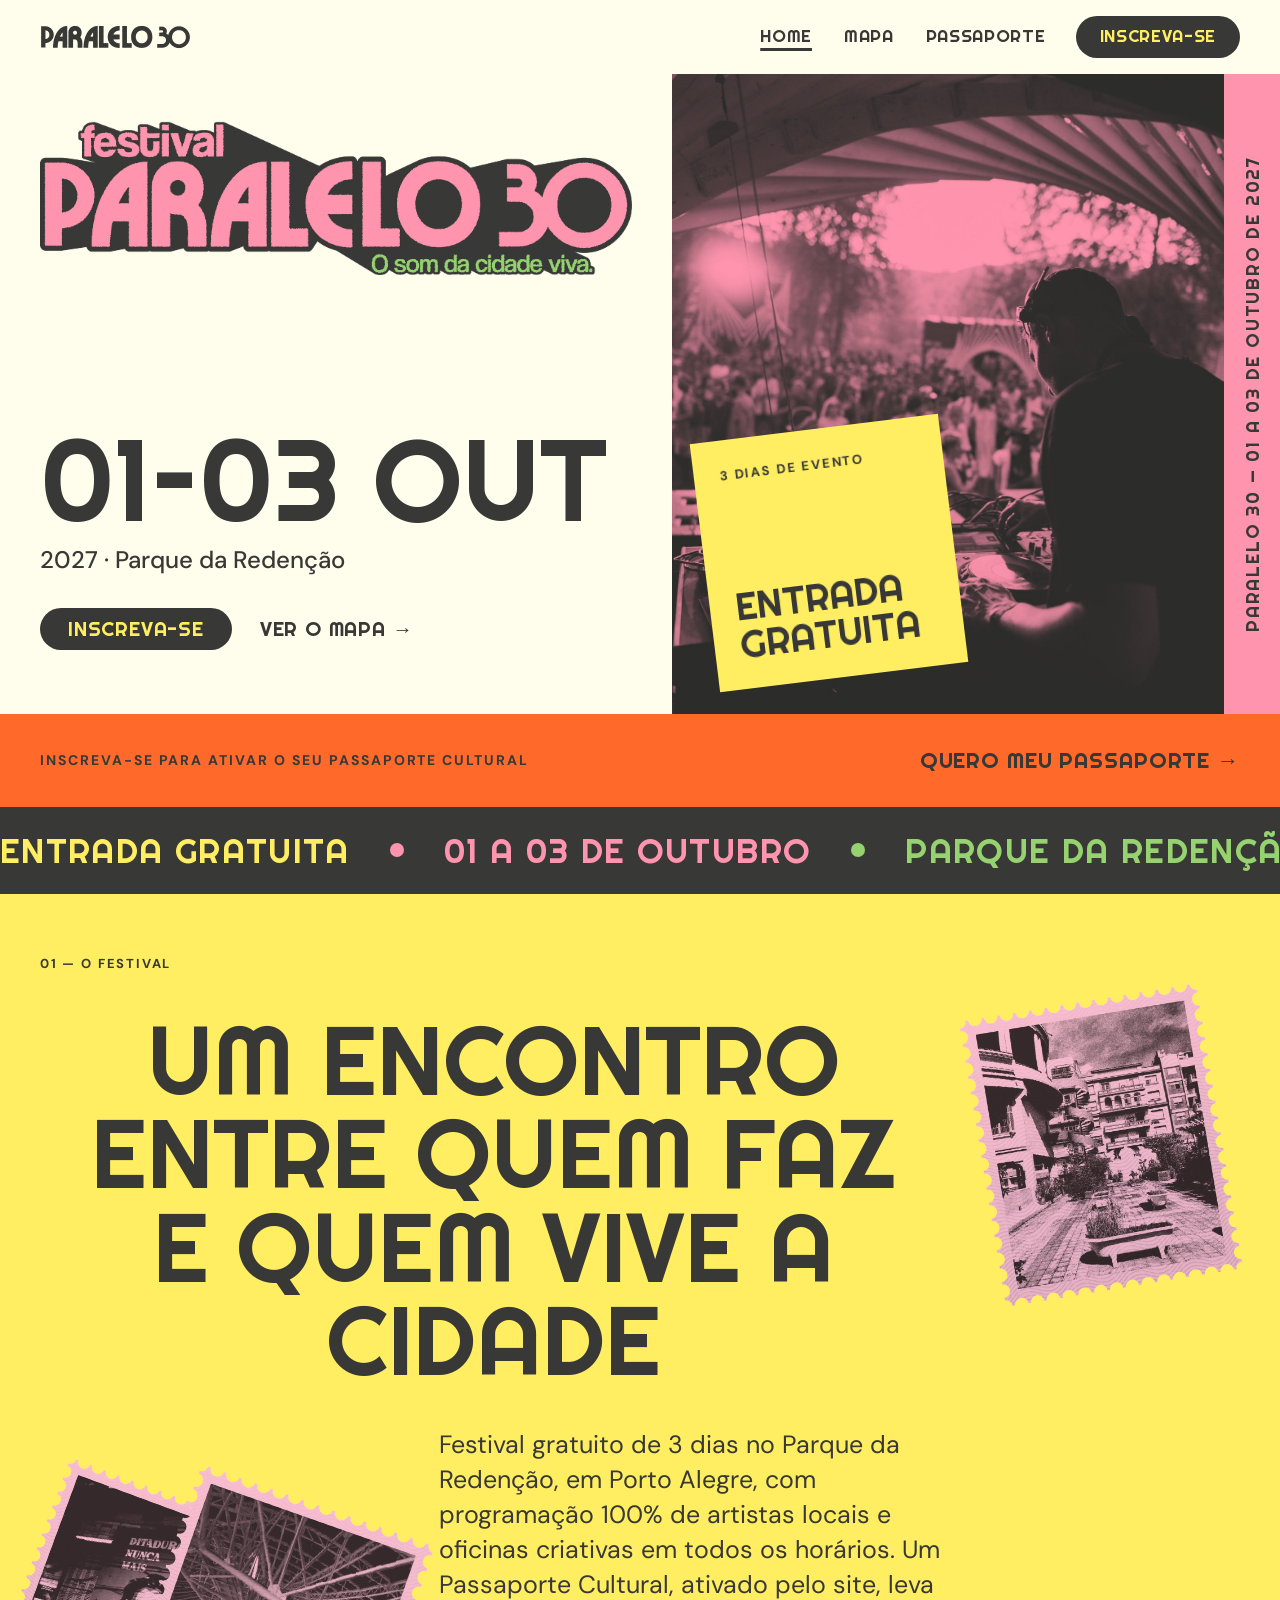
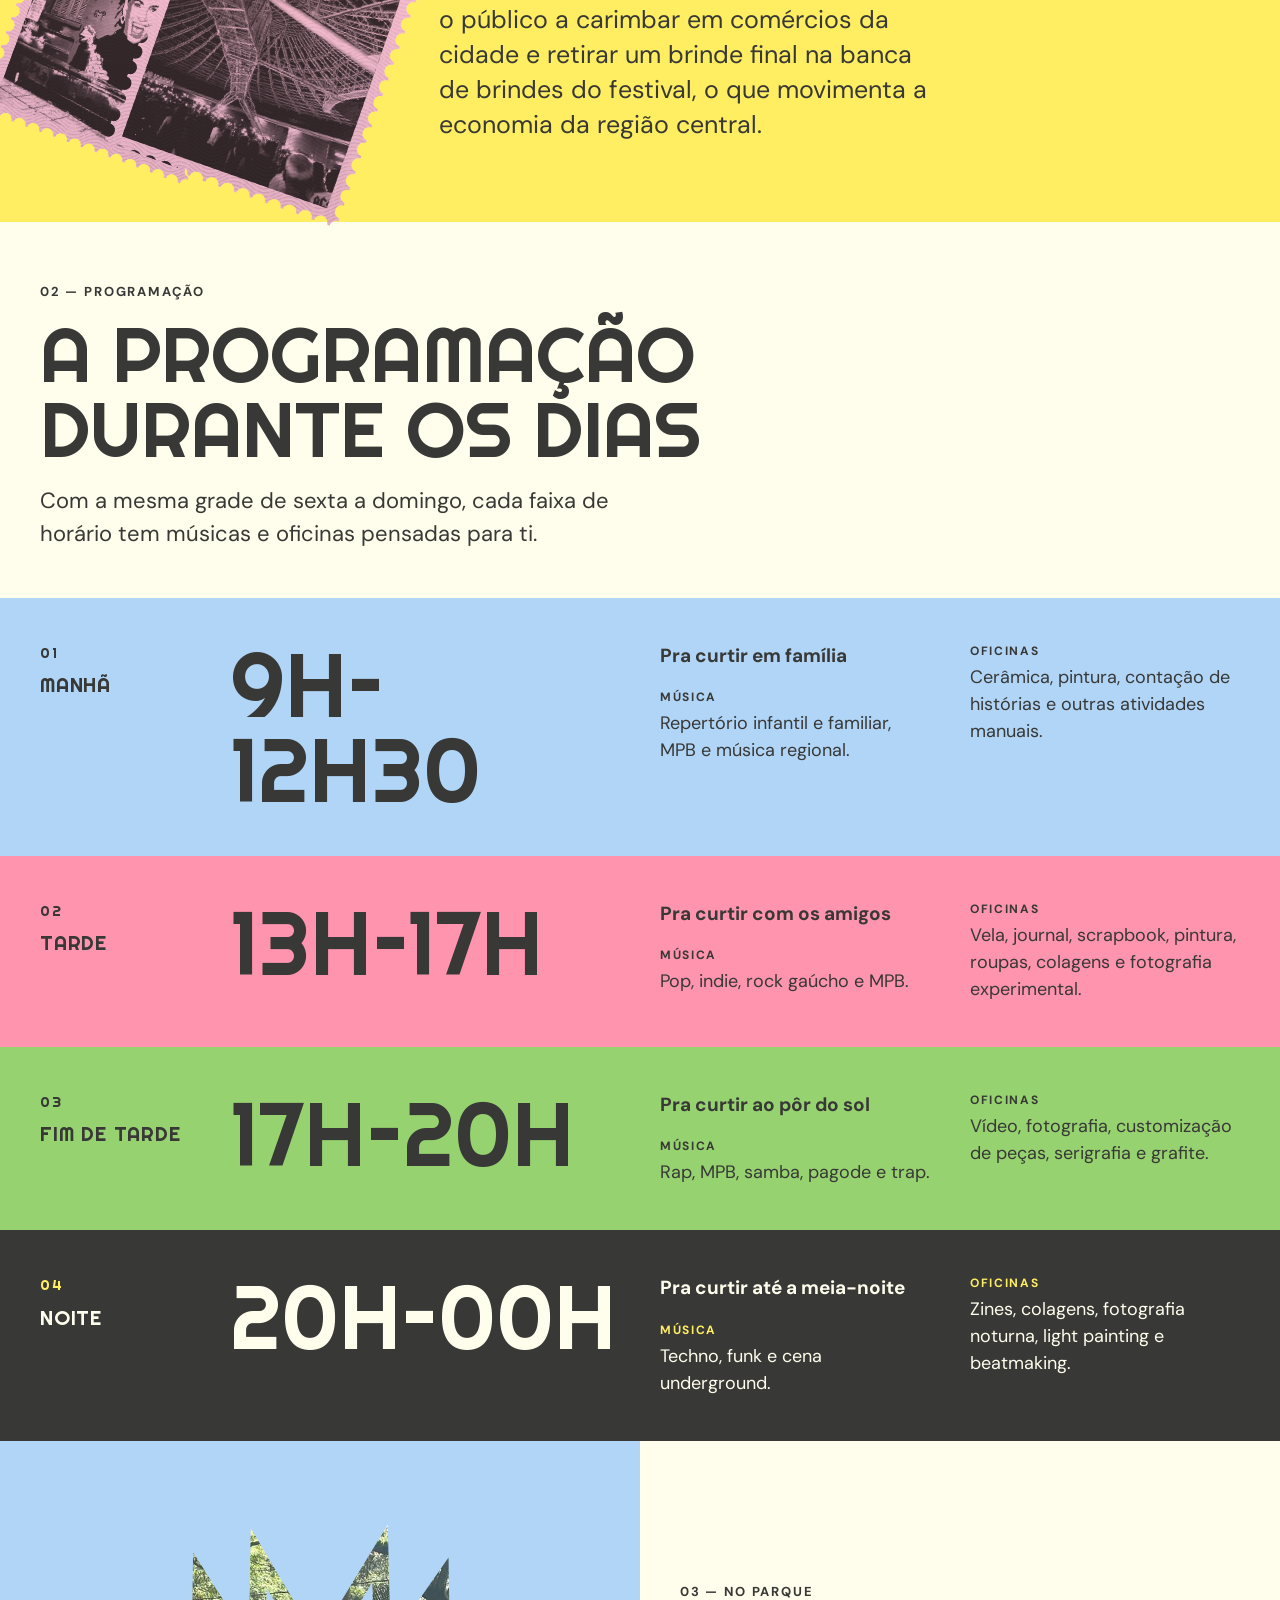
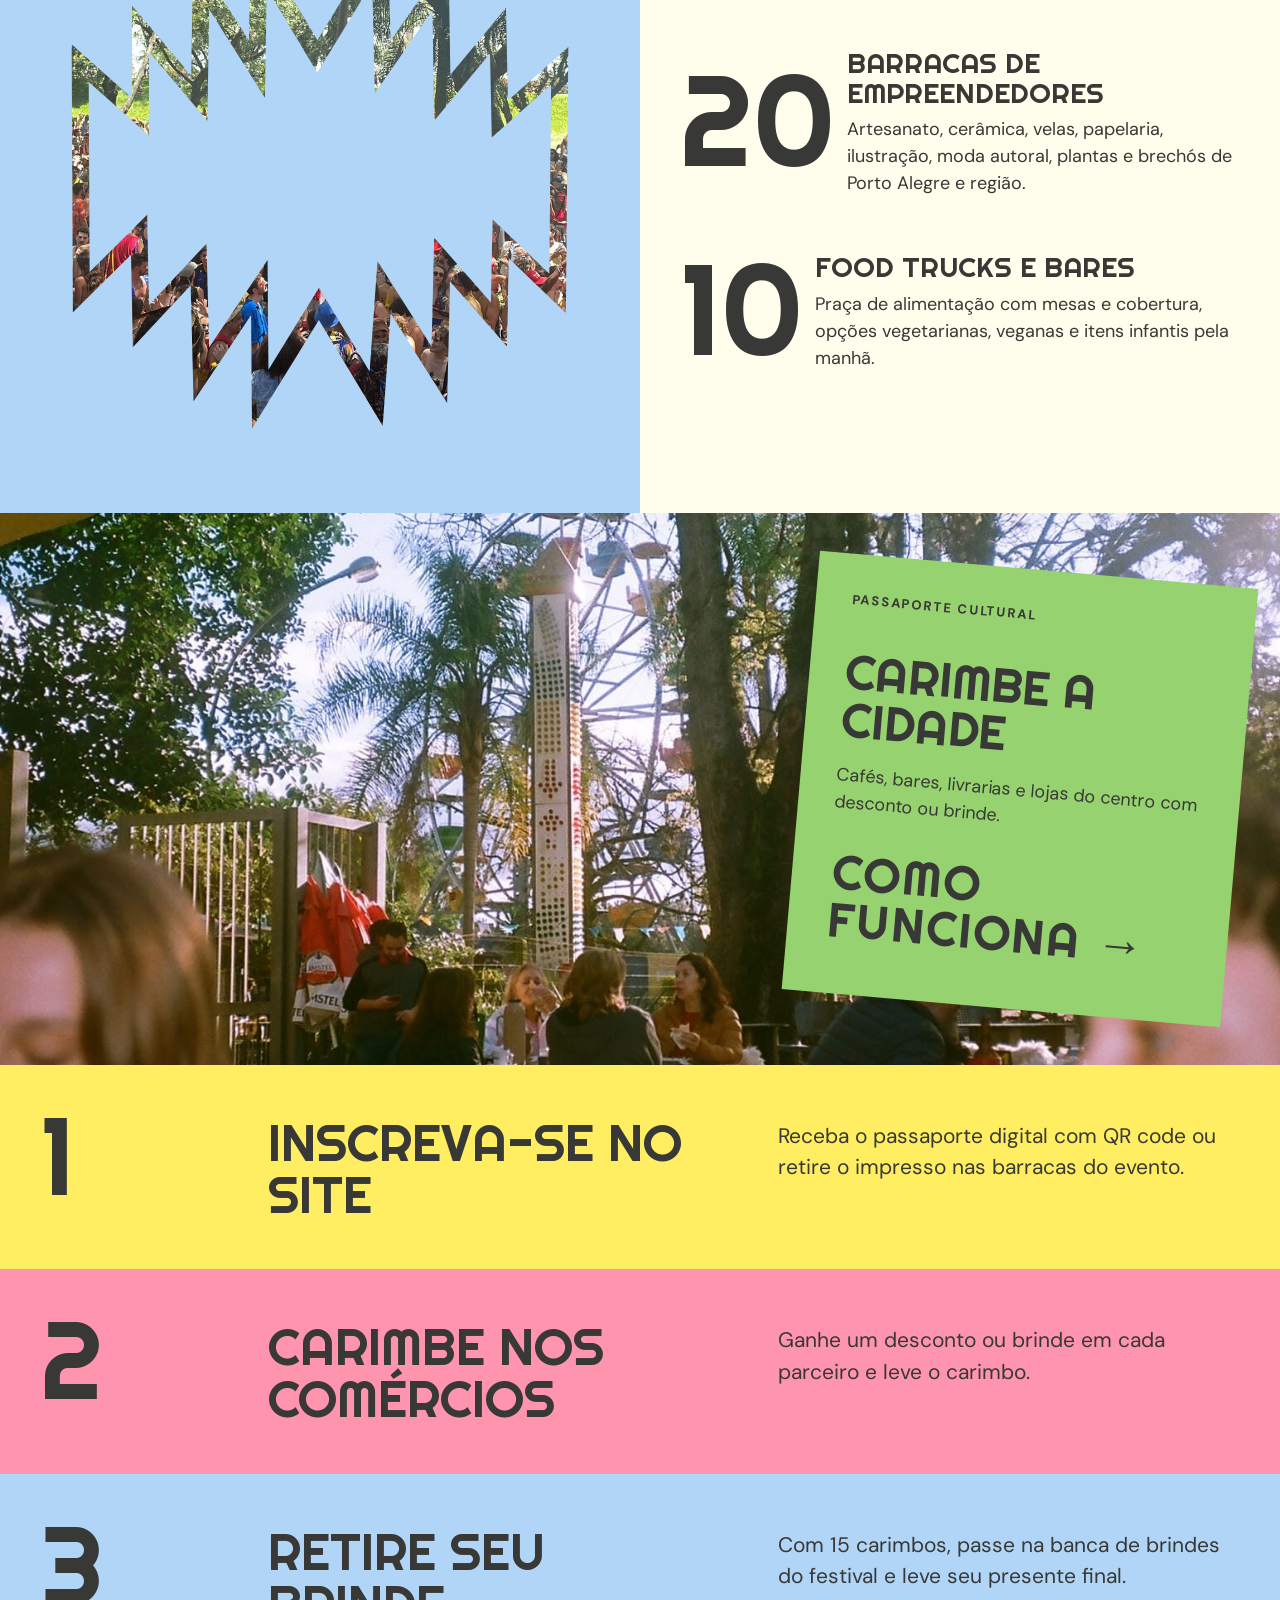
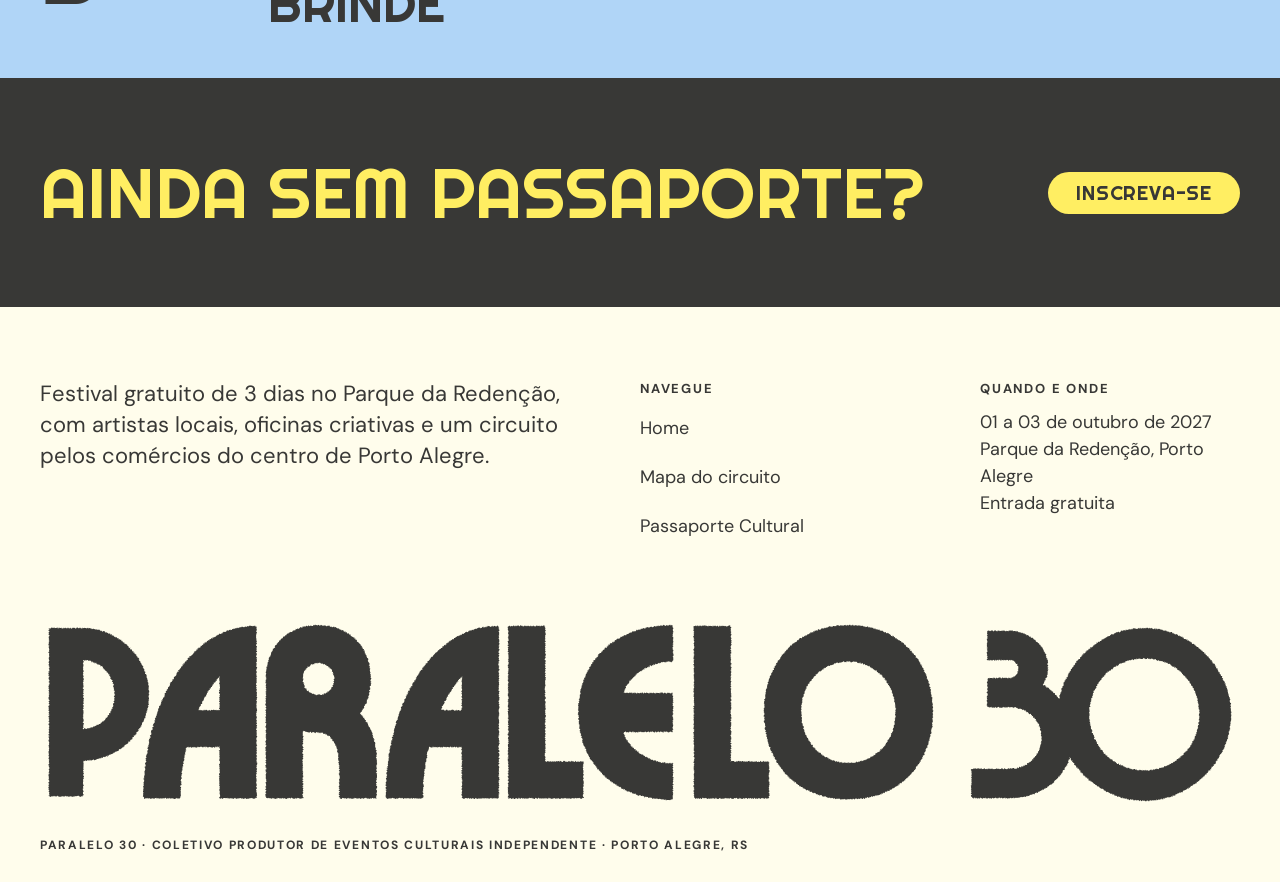
<file: index.html>
<!doctype html>
<html lang="pt-BR">
<head>
<meta charset="utf-8">
<meta name="viewport" content="width=device-width, initial-scale=1">
<title>Paralelo 30 · Festival cultural em Porto Alegre</title>
<meta name="description" content="Paralelo 30: festival cultural gratuito de 3 dias no Parque da Redenção, Porto Alegre, 01 a 03 de outubro de 2027.">
<link rel="stylesheet" href="style.css">
</head>
<body>
<header class="top"><div class="top-in">
<a class="logo" href="index.html" aria-label="Paralelo 30, página inicial"><img src="assets/logo-dark.svg" alt="Paralelo 30"></a>
<button class="menu-btn" type="button" aria-expanded="false" aria-controls="menu" aria-label="Abrir menu"><span></span><span></span><span></span></button><nav id="menu" aria-label="Principal"><a class="tab rt on" href="index.html" aria-current="page">Home</a><a class="tab rt" href="mapa.html">Mapa</a><a class="tab rt" href="passaporte.html">Passaporte</a><a class="btn dark rt" href="passaporte.html#inscricao">Inscreva-se</a></nav>
</div></header>
<main>
<section class="hero">
<div class="hero-l">
<img class="logo-hero in" src="assets/hero-logo.png" alt="Festival Paralelo 30. O som da cidade viva.">
<div class="col">
<div><p class="date rt wipe d1">01–03 out</p><p class="where in d2">2027 · Parque da Redenção</p></div>
<div class="btns in d3"><a class="btn dark rt" href="passaporte.html#inscricao">Inscreva-se</a><a class="lnk rt" href="mapa.html">Ver o mapa →</a></div>
</div>
</div>
<div class="hero-r">
<img src="assets/dj.jpg" alt="DJ em silhueta atrás da mesa, olhando para o público ao ar livre">
<div class="sq"><p class="eyebrow">3 dias de evento</p><p class="rt">Entrada gratuita</p></div>
</div>
<div class="vstrip" style="background:#FF94AE"><span class="rt vtext">Paralelo 30 — 01 a 03 de outubro de 2027</span></div>
</section>
<section class="strip-o"><div class="wrap"><p class="eyebrow">Inscreva-se para ativar o seu passaporte cultural</p><a class="rt lnk" href="passaporte.html#inscricao">Quero meu passaporte →</a></div></section>
<section class="mq-box" aria-label="Resumo do festival"><div class="mq"><div class="mq-g"><span class="t rt" style="color:#FFEE62">Entrada gratuita</span><i style="background:#FF94AE"></i><span class="t rt" style="color:#FF94AE">01 a 03 de outubro</span><i style="background:#96D26F"></i><span class="t rt" style="color:#96D26F">Parque da Redenção</span><i style="background:#B0D5F7"></i><span class="t rt" style="color:#B0D5F7">Artistas locais</span><i style="background:#FFEE62"></i><span class="t rt" style="color:#FFFDEC">Passaporte Cultural</span><i style="background:#FF6A2B"></i></div><div class="mq-g" aria-hidden="true"><span class="t rt" style="color:#FFEE62">Entrada gratuita</span><i style="background:#FF94AE"></i><span class="t rt" style="color:#FF94AE">01 a 03 de outubro</span><i style="background:#96D26F"></i><span class="t rt" style="color:#96D26F">Parque da Redenção</span><i style="background:#B0D5F7"></i><span class="t rt" style="color:#B0D5F7">Artistas locais</span><i style="background:#FFEE62"></i><span class="t rt" style="color:#FFFDEC">Passaporte Cultural</span><i style="background:#FF6A2B"></i></div></div></section>
<section class="s01">
<img class="st mural pop" src="assets/stamp-mural.webp" alt="Selo postal rosa com foto em preto e rosa de um mural com o rosto de uma mulher sorrindo e a frase Ditadura nunca mais">
<img class="st estrutura pop" src="assets/stamp-estrutura.webp" alt="Selo postal rosa com foto em preto e rosa da estrutura metálica de um telhado sobre o público">
<img class="st patio pop" src="assets/stamp-patio.webp" alt="Selo postal rosa com foto em preto e rosa de um pátio com banheiras de plantas e prédios ao fundo">
<div class="wrap">
<p class="eyebrow">01 — O festival</p>
<h2 class="rt">Um encontro entre quem faz <br> e quem vive a cidade</h2>
<p class="txt">Festival gratuito de 3 dias no Parque da Redenção, em Porto Alegre, com programação 100% de artistas locais e oficinas criativas em todos os horários. Um Passaporte Cultural, ativado pelo site, leva o público a carimbar em comércios da cidade e retirar um brinde final na banca de brindes do festival, o que movimenta a economia da região central.</p>
</div>
</section>
<section class="prog-h"><p class="eyebrow">02 — Programação</p><h2 class="rt h-xl" style="max-width:980px">A programação durante os dias</h2><p class="lead">Com a mesma grade de sexta a domingo, cada faixa de horário tem músicas e oficinas pensadas para ti.</p></section>
<article style="background:#B0D5F7;color:#383836"><div class="row">
<div class="n"><p class="rt num" style="color:#383836">01</p><p class="rt lbl">Manhã</p></div>
<h3 class="rt">9h–12h30</h3>
<div class="c1"><p class="who">Pra curtir em família</p><div><p class="k" style="color:#383836">Música</p><p class="v">Repertório infantil e familiar, MPB e música regional.</p></div></div>
<div class="c2"><p class="k" style="color:#383836">Oficinas</p><p class="v">Cerâmica, pintura, contação de histórias e outras atividades manuais.</p></div>
</div></article>
<article style="background:#FF94AE;color:#383836"><div class="row">
<div class="n"><p class="rt num" style="color:#383836">02</p><p class="rt lbl">Tarde</p></div>
<h3 class="rt">13h–17h</h3>
<div class="c1"><p class="who">Pra curtir com os amigos</p><div><p class="k" style="color:#383836">Música</p><p class="v">Pop, indie, rock gaúcho e MPB.</p></div></div>
<div class="c2"><p class="k" style="color:#383836">Oficinas</p><p class="v">Vela, journal, scrapbook, pintura, roupas, colagens e fotografia experimental.</p></div>
</div></article>
<article style="background:#96D26F;color:#383836"><div class="row">
<div class="n"><p class="rt num" style="color:#383836">03</p><p class="rt lbl">Fim de tarde</p></div>
<h3 class="rt">17h–20h</h3>
<div class="c1"><p class="who">Pra curtir ao pôr do sol</p><div><p class="k" style="color:#383836">Música</p><p class="v">Rap, MPB, samba, pagode e trap.</p></div></div>
<div class="c2"><p class="k" style="color:#383836">Oficinas</p><p class="v">Vídeo, fotografia, customização de peças, serigrafia e grafite.</p></div>
</div></article>
<article style="background:#383836;color:#FFFDEC"><div class="row">
<div class="n"><p class="rt num" style="color:#FFEE62">04</p><p class="rt lbl">Noite</p></div>
<h3 class="rt">20h–00h</h3>
<div class="c1"><p class="who">Pra curtir até a meia-noite</p><div><p class="k" style="color:#FFEE62">Música</p><p class="v">Techno, funk e cena underground.</p></div></div>
<div class="c2"><p class="k" style="color:#FFEE62">Oficinas</p><p class="v">Zines, colagens, fotografia noturna, light painting e beatmaking.</p></div>
</div></article>
<section class="parque">
<div class="l"><div class="mask"><img src="assets/crowd.jpg" alt="Multidão reunida sob as árvores de um parque em dia de sol"></div></div>
<div class="r"><p class="eyebrow">03 — No parque</p>
<div class="stats">
<div class="stat"><p class="big rt">20</p><div class="t"><p class="rt">Barracas de empreendedores</p><p>Artesanato, cerâmica, velas, papelaria, ilustração, moda autoral, plantas e brechós de Porto Alegre e região.</p></div></div>
<div class="stat"><p class="big rt">10</p><div class="t"><p class="rt">Food trucks e bares</p><p>Praça de alimentação com mesas e cobertura, opções vegetarianas, veganas e itens infantis pela manhã.</p></div></div>
</div></div>
</section>
<section class="banner">
<img src="assets/cafe.jpg" alt="Mesas ao ar livre sob árvores, com uma roda-gigante ao fundo">
<div class="card"><p class="eyebrow">Passaporte Cultural</p><div class="body"><p class="rt">Carimbe a cidade</p><p>Cafés, bares, livrarias e lojas do centro com desconto ou brinde.</p><a class="lnk rt" href="passaporte.html">Como funciona →</a></div></div>
</section>
<article class="step" style="background:#FFEE62"><div class="in-w"><p class="no rt">1</p><h3 class="rt">Inscreva-se no site</h3><p class="d">Receba o passaporte digital com QR code ou retire o impresso nas barracas do evento.</p></div></article>
<article class="step" style="background:#FF94AE"><div class="in-w"><p class="no rt">2</p><h3 class="rt">Carimbe nos comércios</h3><p class="d">Ganhe um desconto ou brinde em cada parceiro e leve o carimbo.</p></div></article>
<article class="step" style="background:#B0D5F7"><div class="in-w"><p class="no rt">3</p><h3 class="rt">Retire seu brinde</h3><p class="d">Com 15 carimbos, passe na banca de brindes do festival e leve seu presente final.</p></div></article>
<section class="cta"><h2 class="rt">Ainda sem passaporte?</h2><a class="btn yellow rt" href="passaporte.html#inscricao">Inscreva-se</a></section>
</main>
<footer class="foot">
<div class="foot-top">
<p class="about">Festival gratuito de 3 dias no Parque da Redenção, com artistas locais, oficinas criativas e um circuito pelos comércios do centro de Porto Alegre.</p>
<div class="col"><p class="eyebrow">Navegue</p><a href="index.html">Home</a><a href="mapa.html">Mapa do circuito</a><a href="passaporte.html">Passaporte Cultural</a></div>
<div class="col"><p class="eyebrow">Quando e onde</p><p>01 a 03 de outubro de 2027<br>Parque da Redenção, Porto Alegre<br>Entrada gratuita</p></div>
</div>
<div class="foot-logo"><img src="assets/logo-dark.svg" alt="Paralelo 30"></div>
<div class="foot-bot"><p class="eyebrow">Paralelo 30 · coletivo produtor de eventos culturais independente · Porto Alegre, RS</p></div>
</footer>
<script src="app.js"></script>
</body>
</html>
</file>
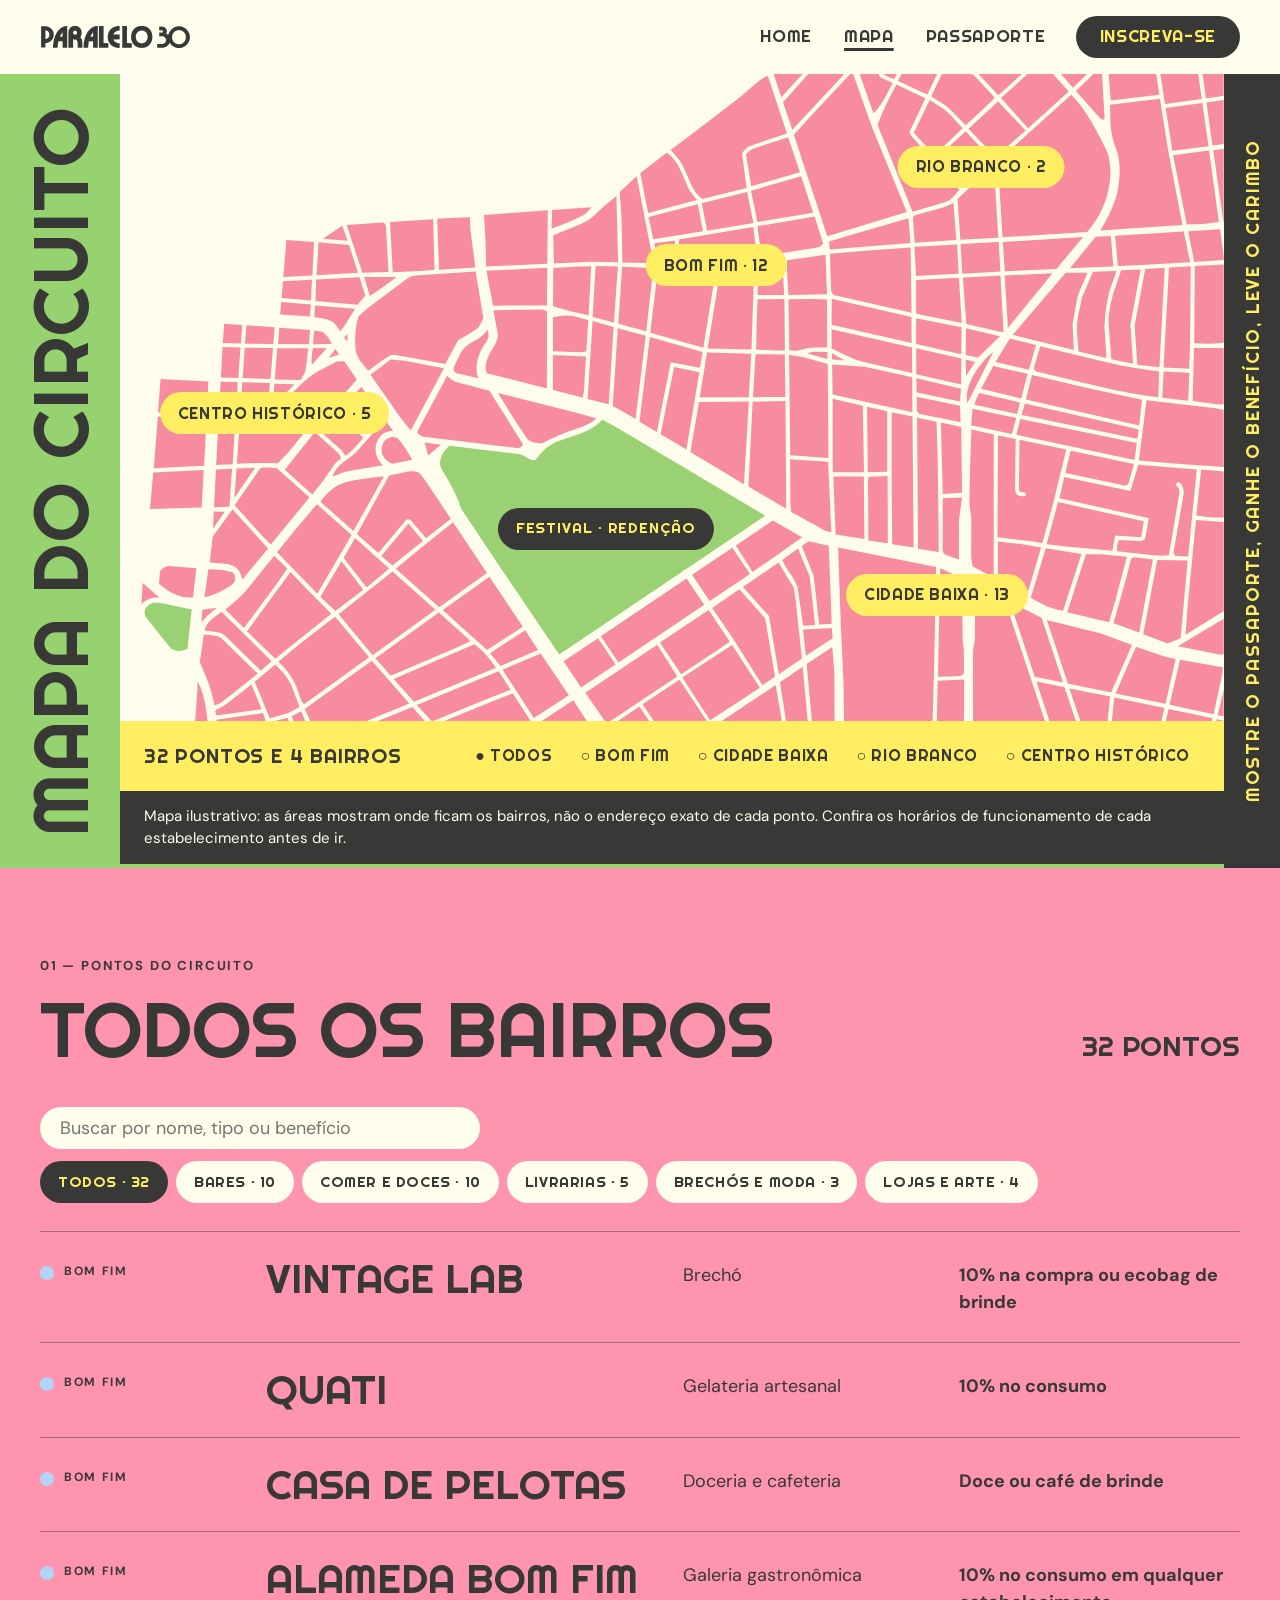
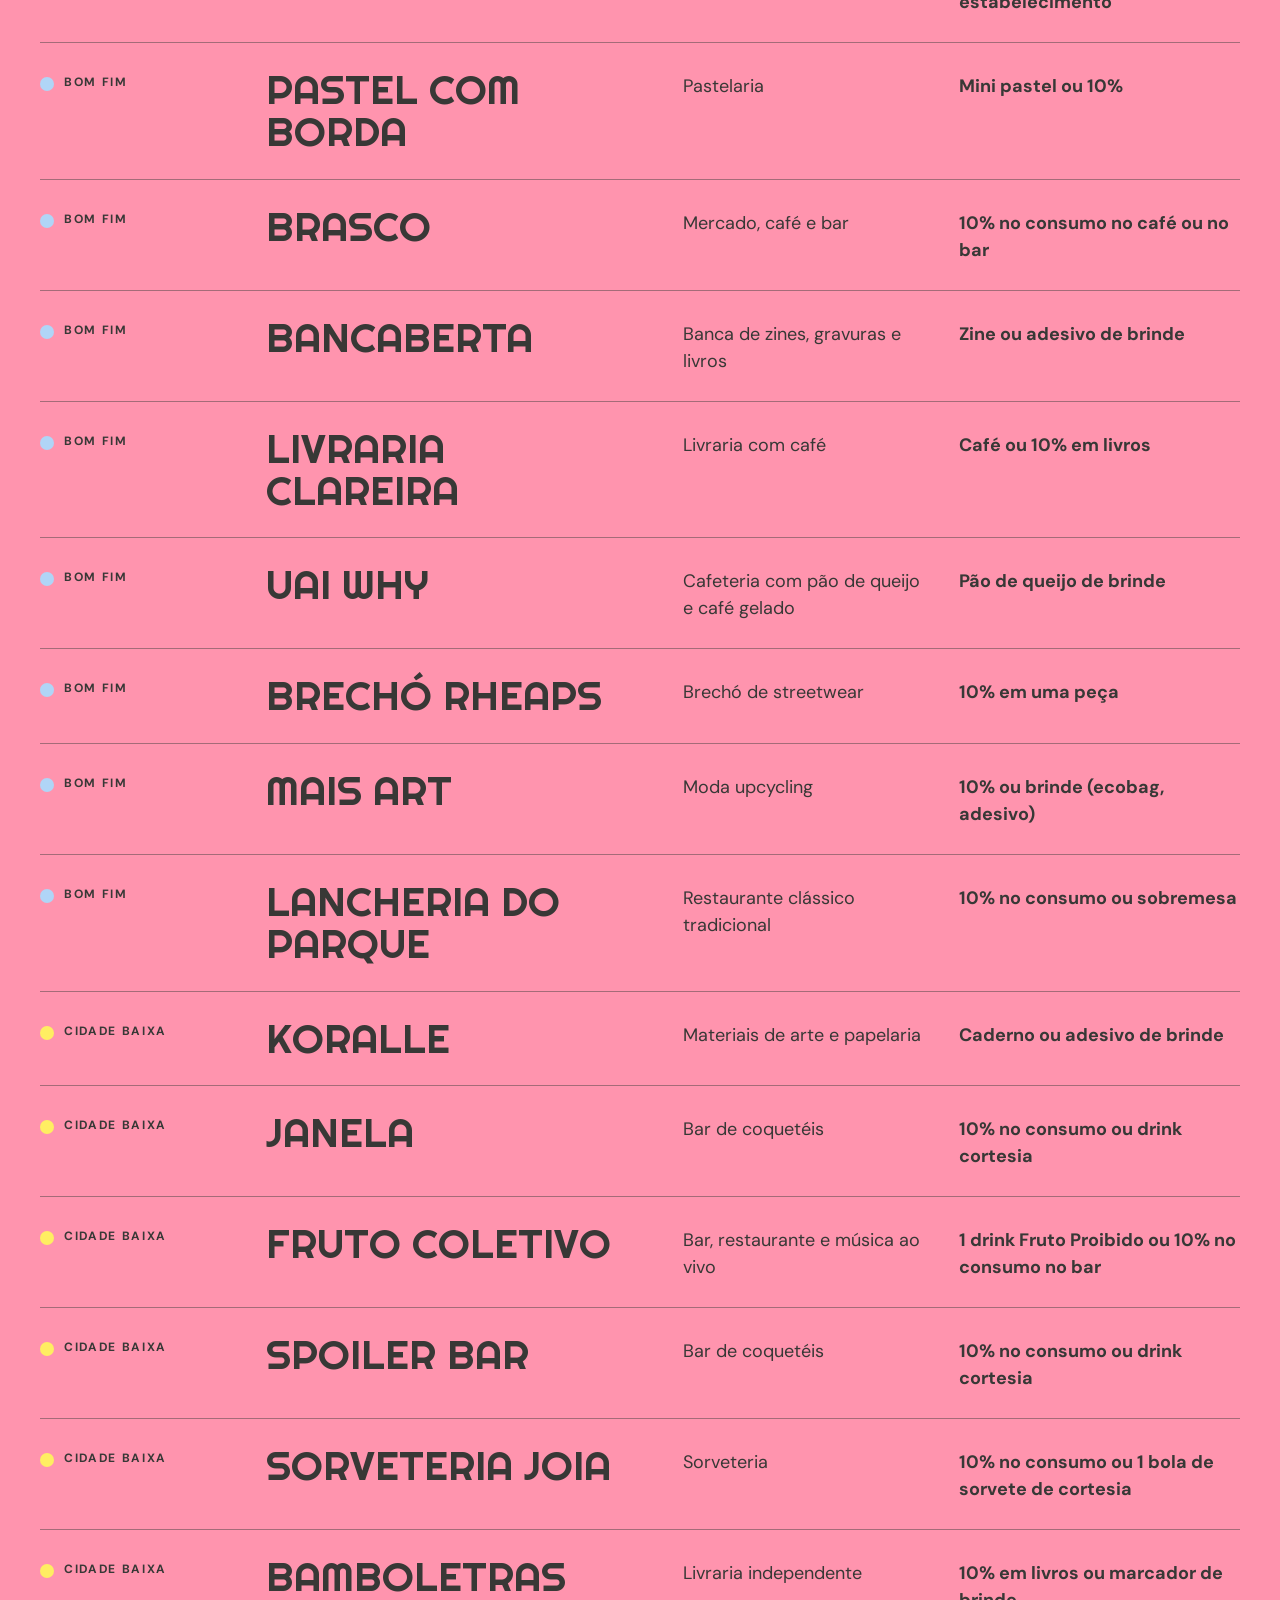
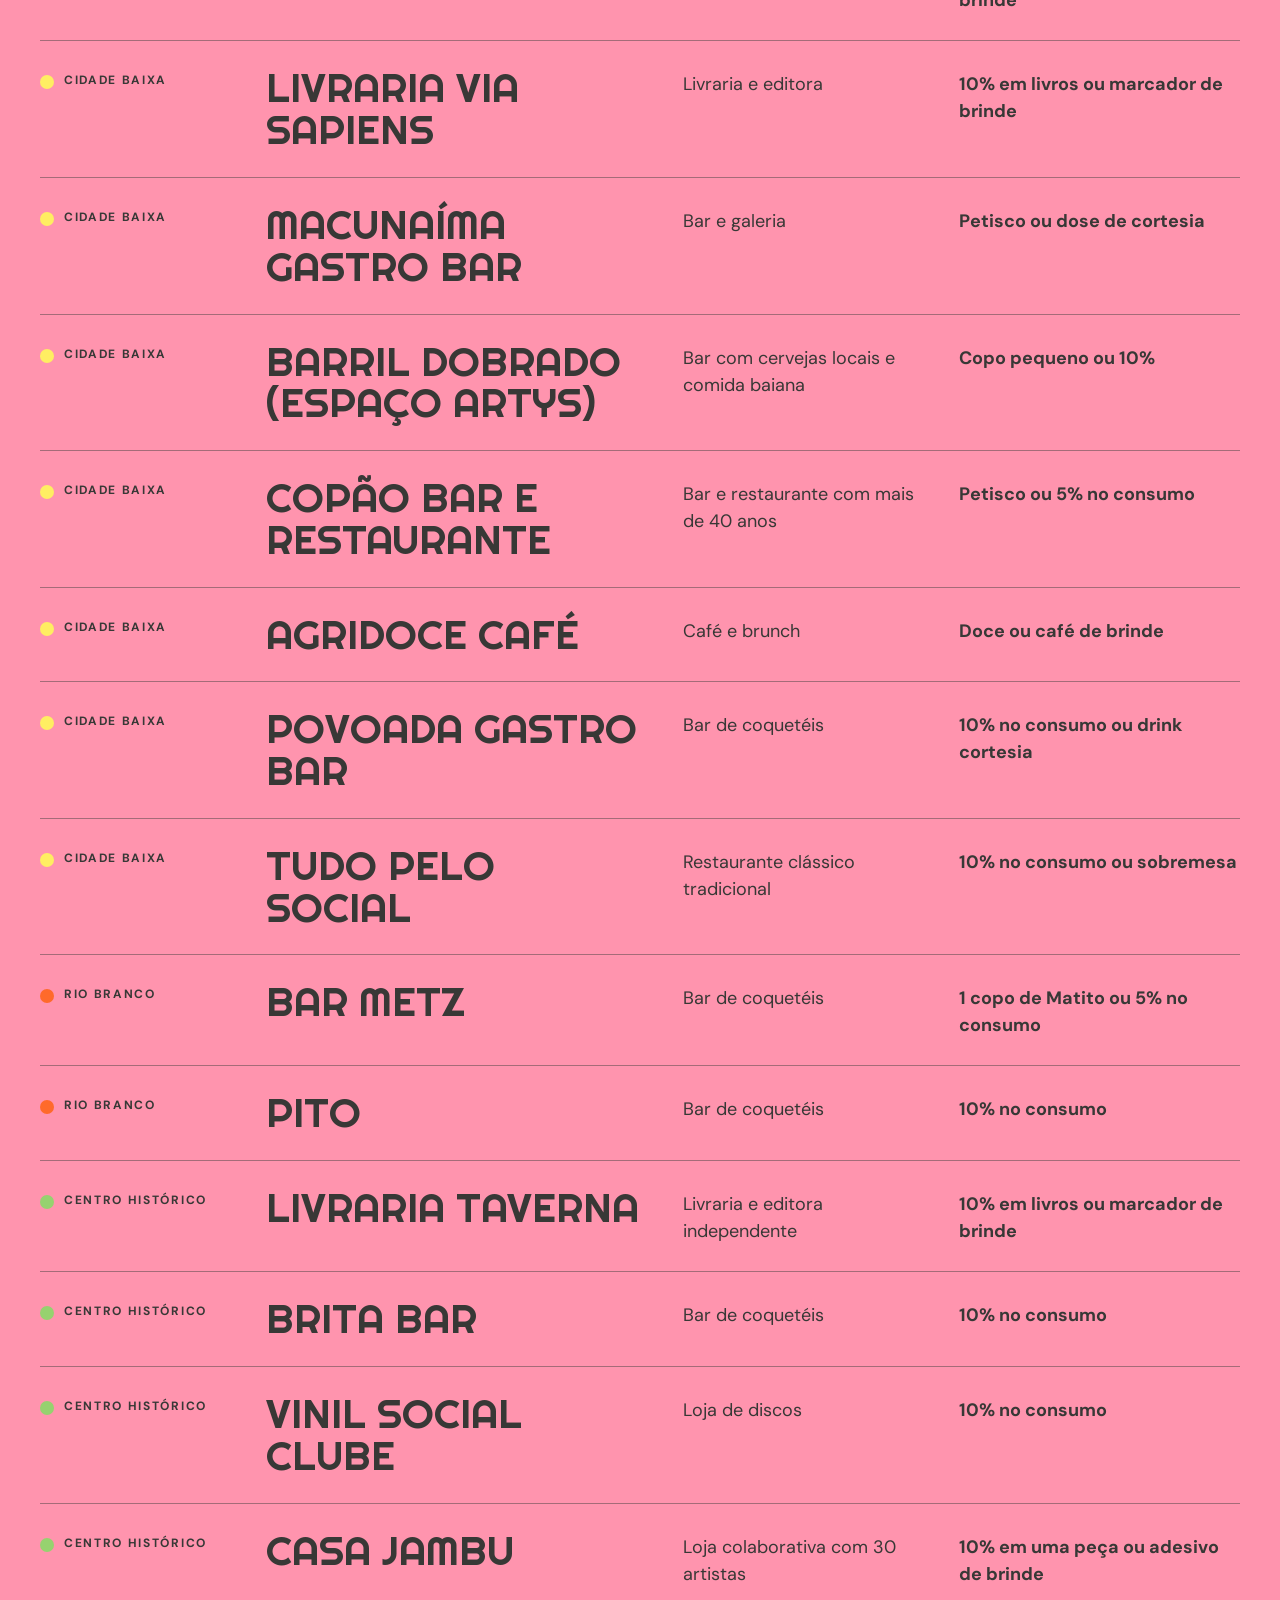
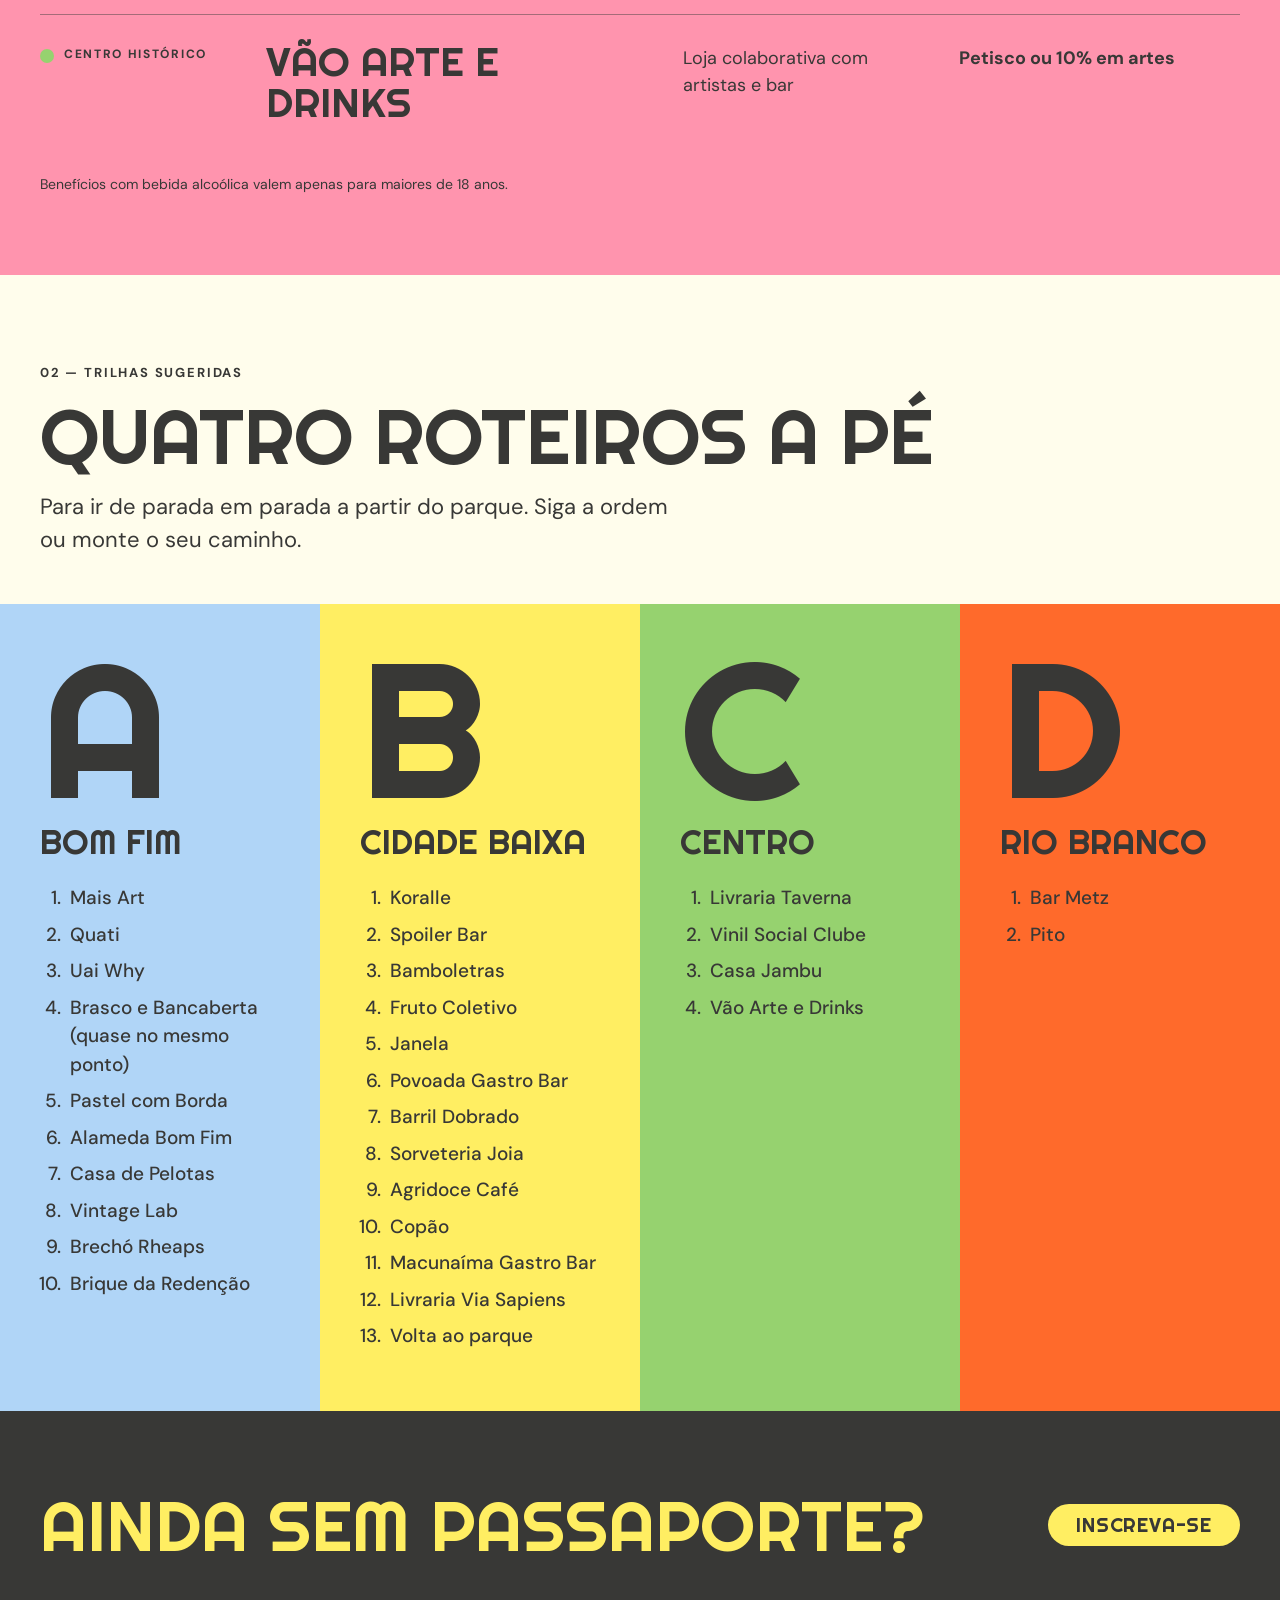
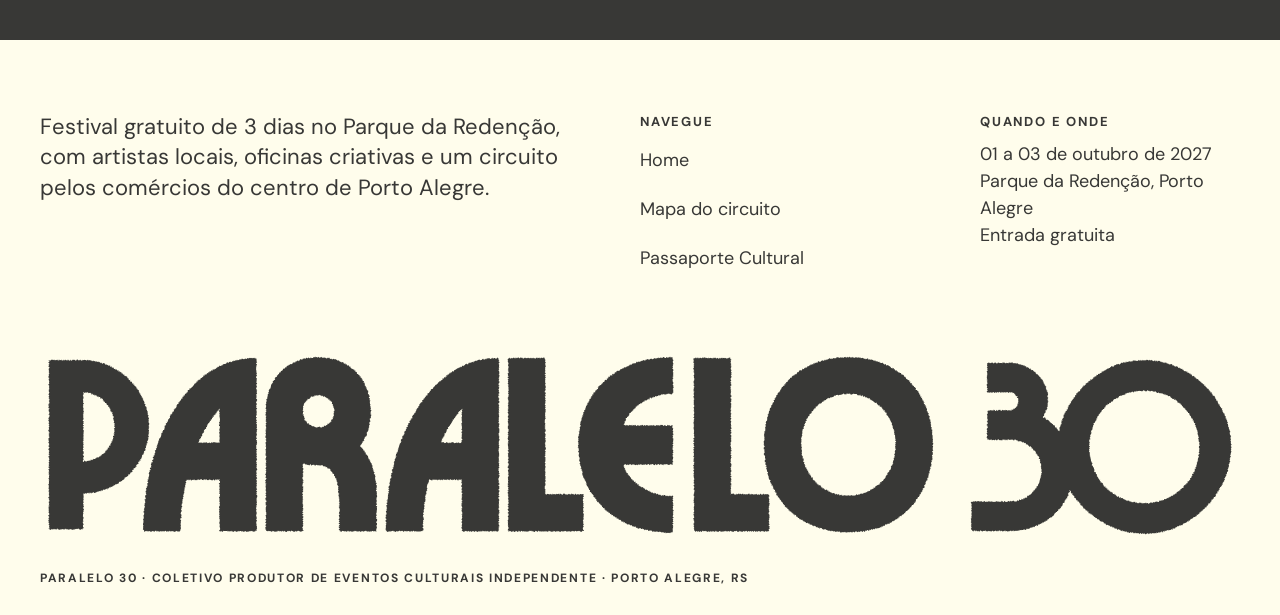
<file: mapa.html>
<!doctype html>
<html lang="pt-BR">
<head>
<meta charset="utf-8">
<meta name="viewport" content="width=device-width, initial-scale=1">
<title>Paralelo 30 · Mapa do circuito</title>
<meta name="description" content="Paralelo 30: festival cultural gratuito de 3 dias no Parque da Redenção, Porto Alegre, 01 a 03 de outubro de 2027.">
<link rel="stylesheet" href="style.css">
</head>
<body>
<header class="top"><div class="top-in">
<a class="logo" href="index.html" aria-label="Paralelo 30, página inicial"><img src="assets/logo-dark.svg" alt="Paralelo 30"></a>
<button class="menu-btn" type="button" aria-expanded="false" aria-controls="menu" aria-label="Abrir menu"><span></span><span></span><span></span></button><nav id="menu" aria-label="Principal"><a class="tab rt" href="index.html">Home</a><a class="tab rt on" href="mapa.html" aria-current="page">Mapa</a><a class="tab rt" href="passaporte.html">Passaporte</a><a class="btn dark rt" href="passaporte.html#inscricao">Inscreva-se</a></nav>
</div></header>
<main>
<section class="mapa-hero">
<div class="tt"><h1 class="rt vtext">Mapa do circuito</h1></div>
<div class="mid">
<div class="map">
<img src="assets/mapa.svg" alt="Mapa ilustrado do centro de Porto Alegre, com o Parque da Redenção em verde">
<div class="pin rt">Festival · Redenção</div>
<div id="zones"></div>
</div>
<div class="bar-y"><p class="rt">32 pontos e 4 bairros</p><div class="chips" id="bairros" role="group" aria-label="Filtrar por bairro"></div></div>
<div class="bar-d"><p>Mapa ilustrativo: as áreas mostram onde ficam os bairros, não o endereço exato de cada ponto. Confira os horários de funcionamento de cada estabelecimento antes de ir.</p></div>
</div>
<div class="vstrip"><span class="rt vtext">Mostre o passaporte, ganhe o benefício, leve o carimbo</span></div>
</section>
<section class="list" id="pontos">
<div class="list-h"><div class="l"><p class="eyebrow">01 — Pontos do circuito</p><h2 class="rt h-xl" id="titulo">Todos os bairros</h2></div><p class="cnt rt" id="total" aria-live="polite">32 pontos</p></div>
<div class="list-b">
<div class="filters">
<label for="busca" style="position:absolute;width:1px;height:1px;overflow:hidden;clip:rect(0 0 0 0)">Buscar ponto</label>
<input id="busca" type="search" placeholder="Buscar por nome, tipo ou benefício" autocomplete="off">
<div class="cat-group" id="cats" role="group" aria-label="Filtrar por tipo"></div>
<button class="clear" id="limpar" type="button" hidden>Limpar filtros</button>
</div>
<p class="empty rt" id="vazio" hidden>Nenhum ponto com esses filtros.</p>
<div id="lista"></div>
<p class="note">Benefícios com bebida alcoólica valem apenas para maiores de 18 anos.</p>
</div>
</section>
<section class="trilhas-h"><p class="eyebrow">02 — Trilhas sugeridas</p><h2 class="rt h-xl">Quatro roteiros a pé</h2><p class="lead">Para ir de parada em parada a partir do parque. Siga a ordem ou monte o seu caminho.</p></section>
<section class="trilhas"><article class="trilha" style="background:#B0D5F7"><p class="let rt">A</p><h3 class="rt">Bom Fim</h3><ol><li>Mais Art</li><li>Quati</li><li>Uai Why</li><li>Brasco e Bancaberta (quase no mesmo ponto)</li><li>Pastel com Borda</li><li>Alameda Bom Fim</li><li>Casa de Pelotas</li><li>Vintage Lab</li><li>Brechó Rheaps</li><li>Brique da Redenção</li></ol></article><article class="trilha" style="background:#FFEE62"><p class="let rt">B</p><h3 class="rt">Cidade Baixa</h3><ol><li>Koralle</li><li>Spoiler Bar</li><li>Bamboletras</li><li>Fruto Coletivo</li><li>Janela</li><li>Povoada Gastro Bar</li><li>Barril Dobrado</li><li>Sorveteria Joia</li><li>Agridoce Café</li><li>Copão</li><li>Macunaíma Gastro Bar</li><li>Livraria Via Sapiens</li><li>Volta ao parque</li></ol></article><article class="trilha" style="background:#96D26F"><p class="let rt">C</p><h3 class="rt">Centro</h3><ol><li>Livraria Taverna</li><li>Vinil Social Clube</li><li>Casa Jambu</li><li>Vão Arte e Drinks</li></ol></article><article class="trilha" style="background:#FF6A2B"><p class="let rt">D</p><h3 class="rt">Rio Branco</h3><ol><li>Bar Metz</li><li>Pito</li></ol></article></section>
<section class="cta"><h2 class="rt">Ainda sem passaporte?</h2><a class="btn yellow rt" href="passaporte.html#inscricao">Inscreva-se</a></section>
</main>
<footer class="foot">
<div class="foot-top">
<p class="about">Festival gratuito de 3 dias no Parque da Redenção, com artistas locais, oficinas criativas e um circuito pelos comércios do centro de Porto Alegre.</p>
<div class="col"><p class="eyebrow">Navegue</p><a href="index.html">Home</a><a href="mapa.html">Mapa do circuito</a><a href="passaporte.html">Passaporte Cultural</a></div>
<div class="col"><p class="eyebrow">Quando e onde</p><p>01 a 03 de outubro de 2027<br>Parque da Redenção, Porto Alegre<br>Entrada gratuita</p></div>
</div>
<div class="foot-logo"><img src="assets/logo-dark.svg" alt="Paralelo 30"></div>
<div class="foot-bot"><p class="eyebrow">Paralelo 30 · coletivo produtor de eventos culturais independente · Porto Alegre, RS</p></div>
</footer>
<script>window.PLACES=[{"k": "Bom Fim", "n": "Vintage Lab", "t": "Brechó", "b": "10% na compra ou ecobag de brinde"}, {"k": "Bom Fim", "n": "Quati", "t": "Gelateria artesanal", "b": "10% no consumo"}, {"k": "Bom Fim", "n": "Casa de Pelotas", "t": "Doceria e cafeteria", "b": "Doce ou café de brinde"}, {"k": "Bom Fim", "n": "Alameda Bom Fim", "t": "Galeria gastronômica", "b": "10% no consumo em qualquer estabelecimento"}, {"k": "Bom Fim", "n": "Pastel com Borda", "t": "Pastelaria", "b": "Mini pastel ou 10%"}, {"k": "Bom Fim", "n": "Brasco", "t": "Mercado, café e bar", "b": "10% no consumo no café ou no bar"}, {"k": "Bom Fim", "n": "Bancaberta", "t": "Banca de zines, gravuras e livros", "b": "Zine ou adesivo de brinde"}, {"k": "Bom Fim", "n": "Livraria Clareira", "t": "Livraria com café", "b": "Café ou 10% em livros"}, {"k": "Bom Fim", "n": "Uai Why", "t": "Cafeteria com pão de queijo e café gelado", "b": "Pão de queijo de brinde"}, {"k": "Bom Fim", "n": "Brechó Rheaps", "t": "Brechó de streetwear", "b": "10% em uma peça"}, {"k": "Bom Fim", "n": "Mais Art", "t": "Moda upcycling", "b": "10% ou brinde (ecobag, adesivo)"}, {"k": "Bom Fim", "n": "Lancheria do Parque", "t": "Restaurante clássico tradicional", "b": "10% no consumo ou sobremesa"}, {"k": "Cidade Baixa", "n": "Koralle", "t": "Materiais de arte e papelaria", "b": "Caderno ou adesivo de brinde"}, {"k": "Cidade Baixa", "n": "Janela", "t": "Bar de coquetéis", "b": "10% no consumo ou drink cortesia"}, {"k": "Cidade Baixa", "n": "Fruto Coletivo", "t": "Bar, restaurante e música ao vivo", "b": "1 drink Fruto Proibido ou 10% no consumo no bar"}, {"k": "Cidade Baixa", "n": "Spoiler Bar", "t": "Bar de coquetéis", "b": "10% no consumo ou drink cortesia"}, {"k": "Cidade Baixa", "n": "Sorveteria Joia", "t": "Sorveteria", "b": "10% no consumo ou 1 bola de sorvete de cortesia"}, {"k": "Cidade Baixa", "n": "Bamboletras", "t": "Livraria independente", "b": "10% em livros ou marcador de brinde"}, {"k": "Cidade Baixa", "n": "Livraria Via Sapiens", "t": "Livraria e editora", "b": "10% em livros ou marcador de brinde"}, {"k": "Cidade Baixa", "n": "Macunaíma Gastro Bar", "t": "Bar e galeria", "b": "Petisco ou dose de cortesia"}, {"k": "Cidade Baixa", "n": "Barril Dobrado (espaço Artys)", "t": "Bar com cervejas locais e comida baiana", "b": "Copo pequeno ou 10%"}, {"k": "Cidade Baixa", "n": "Copão Bar e Restaurante", "t": "Bar e restaurante com mais de 40 anos", "b": "Petisco ou 5% no consumo"}, {"k": "Cidade Baixa", "n": "Agridoce Café", "t": "Café e brunch", "b": "Doce ou café de brinde"}, {"k": "Cidade Baixa", "n": "Povoada Gastro Bar", "t": "Bar de coquetéis", "b": "10% no consumo ou drink cortesia"}, {"k": "Cidade Baixa", "n": "Tudo pelo Social", "t": "Restaurante clássico tradicional", "b": "10% no consumo ou sobremesa"}, {"k": "Rio Branco", "n": "Bar Metz", "t": "Bar de coquetéis", "b": "1 copo de Matito ou 5% no consumo"}, {"k": "Rio Branco", "n": "Pito", "t": "Bar de coquetéis", "b": "10% no consumo"}, {"k": "Centro Histórico", "n": "Livraria Taverna", "t": "Livraria e editora independente", "b": "10% em livros ou marcador de brinde"}, {"k": "Centro Histórico", "n": "Brita Bar", "t": "Bar de coquetéis", "b": "10% no consumo"}, {"k": "Centro Histórico", "n": "Vinil Social Clube", "t": "Loja de discos", "b": "10% no consumo"}, {"k": "Centro Histórico", "n": "Casa Jambu", "t": "Loja colaborativa com 30 artistas", "b": "10% em uma peça ou adesivo de brinde"}, {"k": "Centro Histórico", "n": "Vão Arte e Drinks", "t": "Loja colaborativa com artistas e bar", "b": "Petisco ou 10% em artes"}];</script>
<script src="app.js"></script>
</body>
</html>
</file>
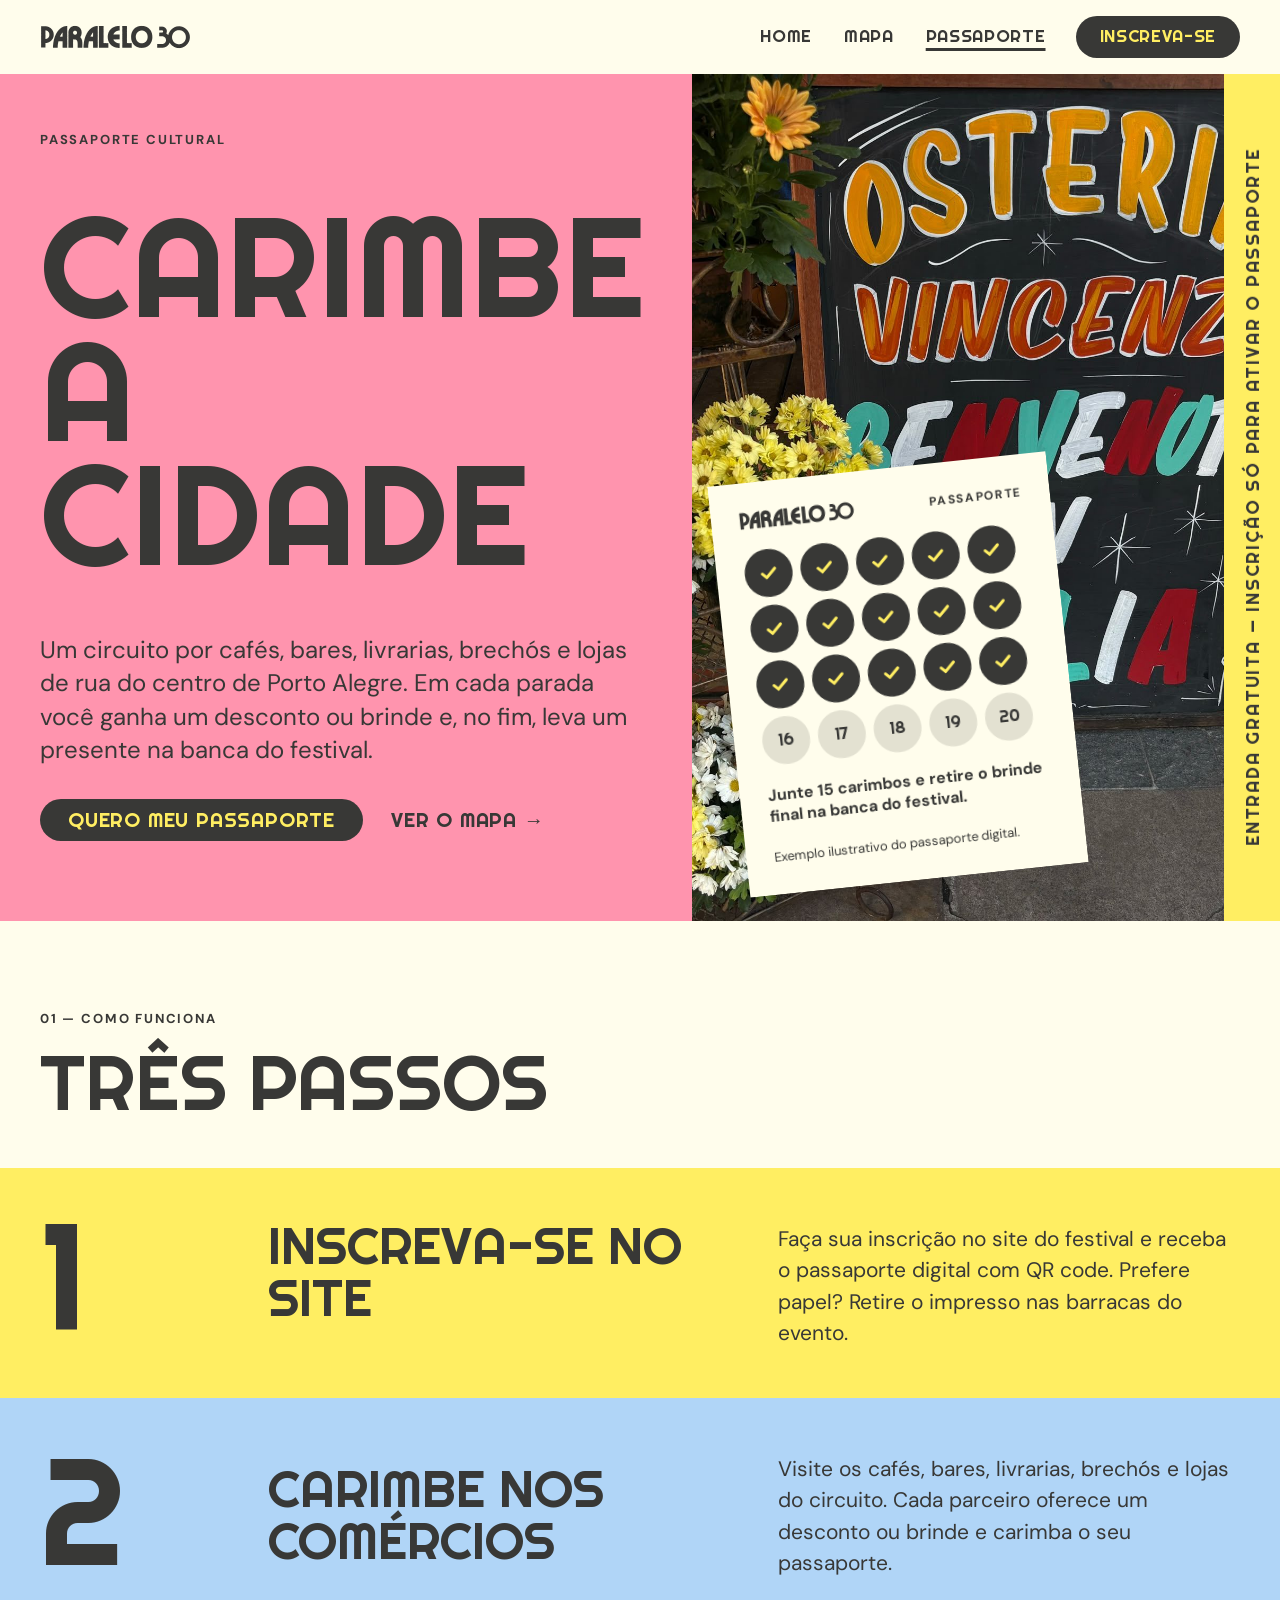
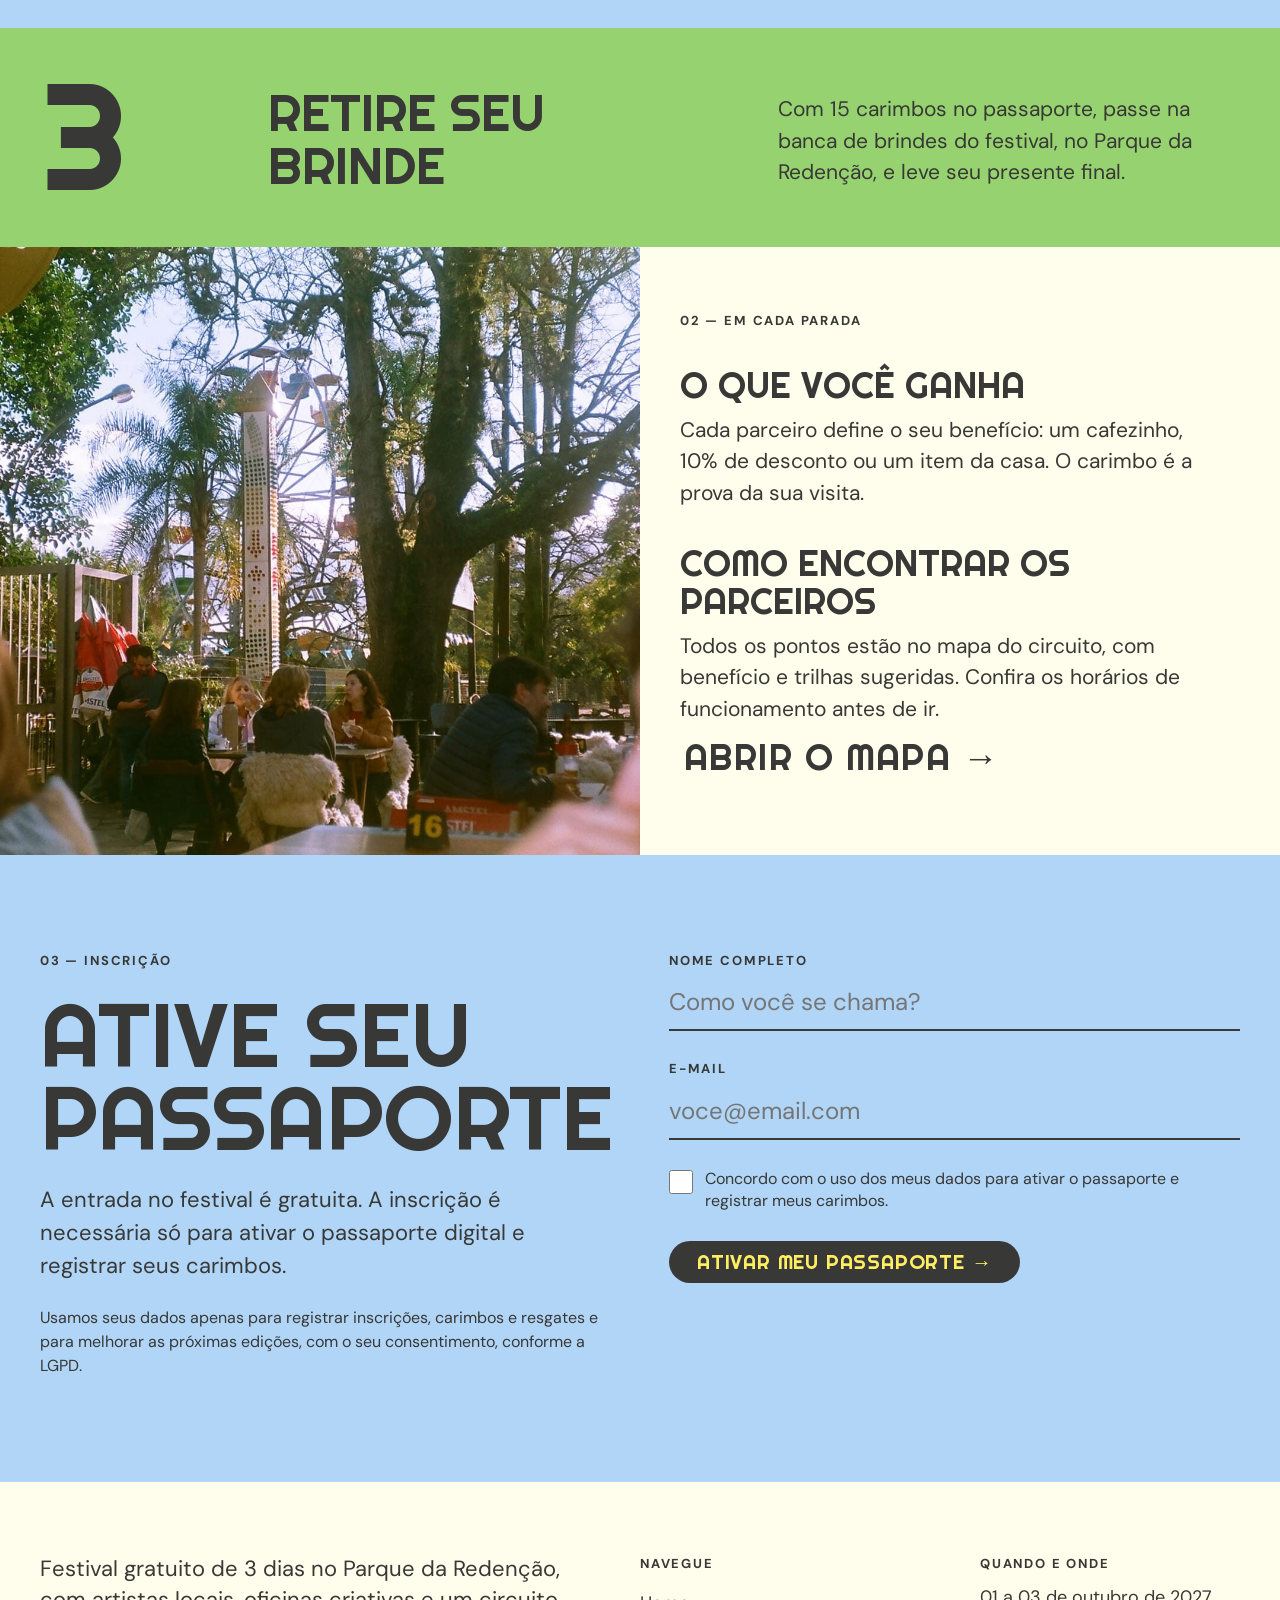
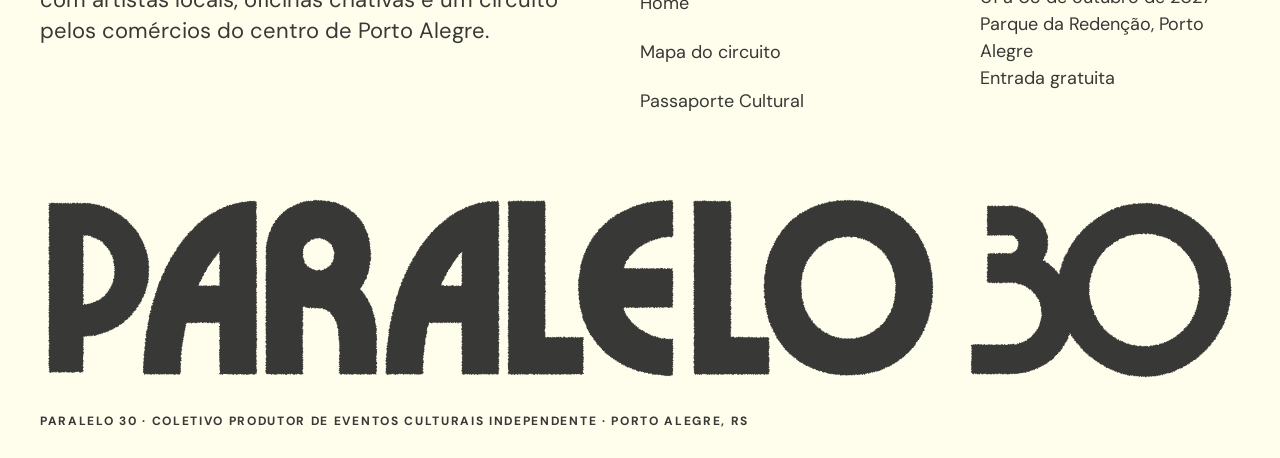
<file: passaporte.html>
<!doctype html>
<html lang="pt-BR">
<head>
<meta charset="utf-8">
<meta name="viewport" content="width=device-width, initial-scale=1">
<title>Paralelo 30 · Passaporte Cultural</title>
<meta name="description" content="Paralelo 30: festival cultural gratuito de 3 dias no Parque da Redenção, Porto Alegre, 01 a 03 de outubro de 2027.">
<link rel="stylesheet" href="style.css">
</head>
<body>
<header class="top"><div class="top-in">
<a class="logo" href="index.html" aria-label="Paralelo 30, página inicial"><img src="assets/logo-dark.svg" alt="Paralelo 30"></a>
<button class="menu-btn" type="button" aria-expanded="false" aria-controls="menu" aria-label="Abrir menu"><span></span><span></span><span></span></button><nav id="menu" aria-label="Principal"><a class="tab rt" href="index.html">Home</a><a class="tab rt" href="mapa.html">Mapa</a><a class="tab rt on" href="passaporte.html" aria-current="page">Passaporte</a><a class="btn dark rt" href="passaporte.html#inscricao">Inscreva-se</a></nav>
</div></header>
<main>
<section class="pas-hero">
<div class="l">
<p class="eyebrow">Passaporte Cultural</p>
<h1 class="rt wipe d1">Carimbe <br> a cidade </h1>

<div class="col in d2"><p>Um circuito por cafés, bares, livrarias, brechós e lojas de rua do centro de Porto Alegre. Em cada parada você ganha um desconto ou brinde e, no fim, leva um presente na banca do festival.</p>
<div class="btns"><a class="btn dark rt" href="#inscricao">Quero meu passaporte</a><a class="lnk rt" href="mapa.html">Ver o mapa →</a></div></div>
</div>
<div class="r">
<img src="assets/osteria.jpg" alt="Lousa pintada à mão na porta de um restaurante, cercada de flores amarelas e brancas">
<div class="pcard">
<div class="hd"><img src="assets/logo-dark.svg" alt="Paralelo 30"><p>Passaporte</p></div>
<div class="sel"><div class="on" role="img" aria-label="Carimbo 1 recebido" style="animation-delay:0.79s"><svg width="22" height="22" viewBox="0 0 24 24" fill="none" stroke="#FFEE62" stroke-width="3.2" stroke-linecap="round" stroke-linejoin="round" aria-hidden="true"><path d="M5 12.5l4.5 4.5L19 7.5"></path></svg></div><div class="on" role="img" aria-label="Carimbo 2 recebido" style="animation-delay:0.88s"><svg width="22" height="22" viewBox="0 0 24 24" fill="none" stroke="#FFEE62" stroke-width="3.2" stroke-linecap="round" stroke-linejoin="round" aria-hidden="true"><path d="M5 12.5l4.5 4.5L19 7.5"></path></svg></div><div class="on" role="img" aria-label="Carimbo 3 recebido" style="animation-delay:0.97s"><svg width="22" height="22" viewBox="0 0 24 24" fill="none" stroke="#FFEE62" stroke-width="3.2" stroke-linecap="round" stroke-linejoin="round" aria-hidden="true"><path d="M5 12.5l4.5 4.5L19 7.5"></path></svg></div><div class="on" role="img" aria-label="Carimbo 4 recebido" style="animation-delay:1.06s"><svg width="22" height="22" viewBox="0 0 24 24" fill="none" stroke="#FFEE62" stroke-width="3.2" stroke-linecap="round" stroke-linejoin="round" aria-hidden="true"><path d="M5 12.5l4.5 4.5L19 7.5"></path></svg></div><div class="on" role="img" aria-label="Carimbo 5 recebido" style="animation-delay:1.15s"><svg width="22" height="22" viewBox="0 0 24 24" fill="none" stroke="#FFEE62" stroke-width="3.2" stroke-linecap="round" stroke-linejoin="round" aria-hidden="true"><path d="M5 12.5l4.5 4.5L19 7.5"></path></svg></div><div class="on" role="img" aria-label="Carimbo 6 recebido" style="animation-delay:1.24s"><svg width="22" height="22" viewBox="0 0 24 24" fill="none" stroke="#FFEE62" stroke-width="3.2" stroke-linecap="round" stroke-linejoin="round" aria-hidden="true"><path d="M5 12.5l4.5 4.5L19 7.5"></path></svg></div><div class="on" role="img" aria-label="Carimbo 7 recebido" style="animation-delay:1.33s"><svg width="22" height="22" viewBox="0 0 24 24" fill="none" stroke="#FFEE62" stroke-width="3.2" stroke-linecap="round" stroke-linejoin="round" aria-hidden="true"><path d="M5 12.5l4.5 4.5L19 7.5"></path></svg></div><div class="on" role="img" aria-label="Carimbo 8 recebido" style="animation-delay:1.42s"><svg width="22" height="22" viewBox="0 0 24 24" fill="none" stroke="#FFEE62" stroke-width="3.2" stroke-linecap="round" stroke-linejoin="round" aria-hidden="true"><path d="M5 12.5l4.5 4.5L19 7.5"></path></svg></div><div class="on" role="img" aria-label="Carimbo 9 recebido" style="animation-delay:1.51s"><svg width="22" height="22" viewBox="0 0 24 24" fill="none" stroke="#FFEE62" stroke-width="3.2" stroke-linecap="round" stroke-linejoin="round" aria-hidden="true"><path d="M5 12.5l4.5 4.5L19 7.5"></path></svg></div><div class="on" role="img" aria-label="Carimbo 10 recebido" style="animation-delay:1.60s"><svg width="22" height="22" viewBox="0 0 24 24" fill="none" stroke="#FFEE62" stroke-width="3.2" stroke-linecap="round" stroke-linejoin="round" aria-hidden="true"><path d="M5 12.5l4.5 4.5L19 7.5"></path></svg></div><div class="on" role="img" aria-label="Carimbo 11 recebido" style="animation-delay:1.69s"><svg width="22" height="22" viewBox="0 0 24 24" fill="none" stroke="#FFEE62" stroke-width="3.2" stroke-linecap="round" stroke-linejoin="round" aria-hidden="true"><path d="M5 12.5l4.5 4.5L19 7.5"></path></svg></div><div class="on" role="img" aria-label="Carimbo 12 recebido" style="animation-delay:1.78s"><svg width="22" height="22" viewBox="0 0 24 24" fill="none" stroke="#FFEE62" stroke-width="3.2" stroke-linecap="round" stroke-linejoin="round" aria-hidden="true"><path d="M5 12.5l4.5 4.5L19 7.5"></path></svg></div><div class="on" role="img" aria-label="Carimbo 13 recebido" style="animation-delay:1.87s"><svg width="22" height="22" viewBox="0 0 24 24" fill="none" stroke="#FFEE62" stroke-width="3.2" stroke-linecap="round" stroke-linejoin="round" aria-hidden="true"><path d="M5 12.5l4.5 4.5L19 7.5"></path></svg></div><div class="on" role="img" aria-label="Carimbo 14 recebido" style="animation-delay:1.96s"><svg width="22" height="22" viewBox="0 0 24 24" fill="none" stroke="#FFEE62" stroke-width="3.2" stroke-linecap="round" stroke-linejoin="round" aria-hidden="true"><path d="M5 12.5l4.5 4.5L19 7.5"></path></svg></div><div class="on" role="img" aria-label="Carimbo 15 recebido" style="animation-delay:2.05s"><svg width="22" height="22" viewBox="0 0 24 24" fill="none" stroke="#FFEE62" stroke-width="3.2" stroke-linecap="round" stroke-linejoin="round" aria-hidden="true"><path d="M5 12.5l4.5 4.5L19 7.5"></path></svg></div><div class="off" role="img" aria-label="Carimbo 16 pendente" style="animation-delay:2.14s">16</div><div class="off" role="img" aria-label="Carimbo 17 pendente" style="animation-delay:2.23s">17</div><div class="off" role="img" aria-label="Carimbo 18 pendente" style="animation-delay:2.32s">18</div><div class="off" role="img" aria-label="Carimbo 19 pendente" style="animation-delay:2.41s">19</div><div class="off" role="img" aria-label="Carimbo 20 pendente" style="animation-delay:2.50s">20</div></div>
<p class="txt">Junte 15 carimbos e retire o brinde final na banca do festival.</p>
<p class="small">Exemplo ilustrativo do passaporte digital.</p>
</div>
</div>
<div class="vstrip" style="background:#FFEE62"><span class="rt vtext">Entrada gratuita — inscrição só para ativar o passaporte</span></div>
</section>
<section style="background:var(--c)"><div class="wrap" style="padding-top:88px;padding-bottom:48px;display:flex;flex-direction:column;gap:16px"><p class="eyebrow">01 — Como funciona</p><h2 class="rt h-xl">Três passos</h2></div></section>
<article class="step" style="background:#FFEE62"><div class="in-w" style="align-items:flex-start"><p class="no rt" style="font-size:150px">1</p><h3 class="rt">Inscreva-se no site</h3><p class="d">Faça sua inscrição no site do festival e receba o passaporte digital com QR code. Prefere papel? Retire o impresso nas barracas do evento.</p></div></article>
<article class="step" style="background:#B0D5F7"><div class="in-w" style="align-items:center"><p class="no rt" style="font-size:150px">2</p><h3 class="rt">Carimbe nos comércios</h3><p class="d">Visite os cafés, bares, livrarias, brechós e lojas do circuito. Cada parceiro oferece um desconto ou brinde e carimba o seu passaporte.</p></div></article>
<article class="step" style="background:#96D26F"><div class="in-w" style="align-items:center"><p class="no rt" style="font-size:150px">3</p><h3 class="rt">Retire seu brinde</h3><p class="d">Com 15 carimbos no passaporte, passe na banca de brindes do festival, no Parque da Redenção, e leve seu presente final.</p></div></article>
<section class="pas-info">
<div class="ph"><img src="assets/cafe.jpg" alt="Mesas ao ar livre sob árvores, com uma roda-gigante ao fundo"></div>
<div class="tx">
<p class="eyebrow">02 — Em cada parada</p>
<div><p class="rt">O que você ganha</p><p class="b">Cada parceiro define o seu benefício: um cafezinho, 10% de desconto ou um item da casa. O carimbo é a prova da sua visita.</p></div>
<div><p class="rt">Como encontrar os parceiros</p><p class="b">Todos os pontos estão no mapa do circuito, com benefício e trilhas sugeridas. Confira os horários de funcionamento antes de ir.</p><a class="lnk rt" href="mapa.html">Abrir o mapa →</a></div>
</div>
</section>
<section class="insc" id="inscricao"><div class="insc-in">
<div class="info"><p class="eyebrow">03 — Inscrição</p><h2 class="rt">Ative seu passaporte</h2>
<p class="lg">A entrada no festival é gratuita. A inscrição é necessária só para ativar o passaporte digital e registrar seus carimbos.</p>
<p class="lgpd">Usamos seus dados apenas para registrar inscrições, carimbos e resgates e para melhorar as próximas edições, com o seu consentimento, conforme a LGPD.</p></div>
<div class="fm">
<form id="form">
<div class="fld"><label for="nome">Nome completo</label><input id="nome" name="nome" type="text" required placeholder="Como você se chama?" autocomplete="name"></div>
<div class="fld"><label for="email">E-mail</label><input id="email" name="email" type="email" required placeholder="voce@email.com" autocomplete="email"></div>
<label class="chk"><input type="checkbox" required><span>Concordo com o uso dos meus dados para ativar o passaporte e registrar meus carimbos.</span></label>
<div><button class="btn dark rt" type="submit" style="height:42px">Ativar meu passaporte →</button></div>
</form>
<div class="ok" id="ok" role="status" hidden>
<h3 class="rt">Inscrição recebida</h3>
<p>Em breve você recebe o passaporte digital com QR code por e-mail. Enquanto isso, escolha os primeiros pontos do circuito.</p>
<div class="btns"><a class="btn dark rt" href="mapa.html">Ver o mapa</a><button type="button" class="linkbtn" id="outra">Fazer outra inscrição</button></div>
</div>
</div>
</div></section>
</main>
<footer class="foot">
<div class="foot-top">
<p class="about">Festival gratuito de 3 dias no Parque da Redenção, com artistas locais, oficinas criativas e um circuito pelos comércios do centro de Porto Alegre.</p>
<div class="col"><p class="eyebrow">Navegue</p><a href="index.html">Home</a><a href="mapa.html">Mapa do circuito</a><a href="passaporte.html">Passaporte Cultural</a></div>
<div class="col"><p class="eyebrow">Quando e onde</p><p>01 a 03 de outubro de 2027<br>Parque da Redenção, Porto Alegre<br>Entrada gratuita</p></div>
</div>
<div class="foot-logo"><img src="assets/logo-dark.svg" alt="Paralelo 30"></div>
<div class="foot-bot"><p class="eyebrow">Paralelo 30 · coletivo produtor de eventos culturais independente · Porto Alegre, RS</p></div>
</footer>
<script src="app.js"></script>
</body>
</html>
</file>
<file: style.css>
@font-face{font-family:'Righteous';font-weight:400;font-display:swap;src:url(assets/fonts/righteous.woff2) format('woff2')}
@font-face{font-family:'DM Sans';font-weight:400;font-display:swap;src:url(assets/fonts/dm-sans-400.woff2) format('woff2')}
@font-face{font-family:'DM Sans';font-weight:500;font-display:swap;src:url(assets/fonts/dm-sans-500.woff2) format('woff2')}
@font-face{font-family:'DM Sans';font-weight:700;font-display:swap;src:url(assets/fonts/dm-sans-700.woff2) format('woff2')}

:root{--y:#FFEE62;--p:#FF94AE;--b:#B0D5F7;--g:#96D26F;--d:#383836;--c:#FFFDEC;--o:#FF6A2B}
*{box-sizing:border-box}
html{scroll-behavior:smooth}
body{margin:0;background:var(--c);color:var(--d);font:400 18px/1.5 'DM Sans',sans-serif;overflow-x:hidden}
a{color:inherit;text-decoration:none}
img{display:block}
h1,h2,h3,p,ol{margin:0}
a:focus-visible,button:focus-visible,input:focus-visible{outline:3px solid var(--d);outline-offset:3px}
.rt{font-family:'Righteous',sans-serif;font-weight:400;text-transform:uppercase}
.eyebrow{font-size:13px;font-weight:700;letter-spacing:.14em;text-transform:uppercase}
.wrap{padding-left:40px;padding-right:40px}
.h-xl{font-size:clamp(44px,6vw,88px);line-height:.98}
.vtext{writing-mode:vertical-rl;transform:rotate(180deg);white-space:nowrap}
.vstrip{flex:0 0 56px;display:flex;align-items:center;justify-content:center;padding:24px 0}
.vstrip span{font-size:18px;letter-spacing:.1em}

/* navbar */
.top{position:sticky;top:0;z-index:50;background:var(--c)}
.top::after{content:"";position:absolute;left:0;right:0;bottom:0;height:4px;background:var(--o);transform-origin:left;transform:scaleX(0)}
.top-in{padding:12px 40px;display:flex;flex-wrap:wrap;align-items:center;justify-content:space-between;gap:12px}
.top .logo{display:block;padding:8px 0}
.top .logo img{height:26px;width:auto}
.top .logo:hover img{animation:wob .5s ease-in-out}
.top nav{display:flex;flex-wrap:wrap;align-items:center;gap:4px}
.tab{font-size:17px;letter-spacing:.04em;padding:12px 14px;display:inline-block;background:linear-gradient(currentColor,currentColor) 14px calc(100% - 8px)/0 3px no-repeat;transition:background-size .3s cubic-bezier(.2,.8,.2,1),transform .25s cubic-bezier(.34,1.56,.64,1)}
.tab:hover{background-size:calc(100% - 28px) 3px;transform:translateY(-2px) rotate(-2deg)}
.tab.on{text-decoration:underline;text-underline-offset:6px;text-decoration-thickness:3px;background:none}
.top .btn{font-size:17px;padding:0 24px;margin-left:12px}

/* botoes */
.btn{display:inline-flex;align-items:center;height:42px;padding:0 28px;border-radius:999px;font-size:20px;letter-spacing:.04em;border:0;cursor:pointer;transition:transform .25s cubic-bezier(.34,1.56,.64,1)}
.btn:hover{transform:scale(1.07) rotate(-2deg)}
.btn:active{transform:scale(.96)}
.btn.dark{background:var(--d);color:var(--y)}
.btn.yellow{background:var(--y);color:var(--d)}
.lnk{font-size:20px;letter-spacing:.04em;padding:14px 4px;display:inline-block}
.lnk:hover{text-decoration:underline;text-underline-offset:6px;text-decoration-thickness:3px}
.btns{display:flex;flex-wrap:wrap;gap:8px 24px;align-items:center}

/* hero home */
.hero{display:flex;flex-wrap:wrap;background:var(--b)}
.hero-l{flex:1 1 560px;min-width:0;display:flex;flex-direction:column;justify-content:space-between;gap:56px;padding:48px 40px 56px;background:var(--c)}
.hero-l .logo-hero{width:100%;max-width:760px;height:auto}
.hero-l .date{font-size:clamp(64px,9vw,132px);line-height:.92}
.hero-l .where{margin-top:10px;font-size:24px;font-weight:500}
.hero-l .col{display:flex;flex-direction:column;gap:22px}
.hero-r{flex:1 1 440px;position:relative;min-height:640px;background:var(--d);overflow:hidden}
.hero-r>img{position:absolute;inset:0;width:100%;height:100%;object-fit:cover;object-position:60% 50%}
.sq{position:absolute;left:32px;bottom:36px;width:250px;height:250px;background:var(--y);transform:rotate(-7deg);padding:26px;display:flex;flex-direction:column;justify-content:space-between;animation:sq 1s .6s cubic-bezier(.34,1.56,.64,1) both}
.sq .rt{font-size:38px;line-height:1}
.strip-o{background:var(--o)}
.strip-o .wrap{padding-top:20px;padding-bottom:20px;display:flex;flex-wrap:wrap;gap:8px 32px;align-items:center;justify-content:space-between}
.strip-o .eyebrow{font-size:14px}
.strip-o a{font-size:22px;letter-spacing:.04em;padding:10px 0}
.mq-box{background:var(--d);overflow:hidden;padding:18px 0}
.mq{display:flex;width:max-content;animation:marquee 32s linear infinite}
.mq:hover{animation-play-state:paused}
.mq-g{display:flex;align-items:center;gap:40px;padding-right:40px;flex:none}
.mq-g span.t{font-size:34px;letter-spacing:.04em;white-space:nowrap}
.mq-g i{flex:none;width:14px;height:14px;border-radius:50%}

/* 01 festival */
.s01{position:relative;z-index:2;background:var(--y);overflow-x:clip;overflow-y:visible;padding:60px 0 80px;min-height:900px}
.s01 .wrap{position:relative;z-index:2;display:flex;flex-direction:column;gap:40px;padding-right:26%}
.s01 h2{font-size:clamp(44px,7.6vw,110px);line-height:.96;text-align:center;max-width:1308px;margin:0 auto}
.s01 .txt{font-size:25px;line-height:1.4;max-width:760px;margin-left:44%}
.st{position:absolute;height:auto;z-index:1}
.st.mural{width:20%;max-width:290px;left:0;bottom:53px;rotate:12deg}
.st.estrutura{width:22%;max-width:330px;left:10%;bottom:13px;rotate:12deg;z-index:3}
.st.patio{width:22%;max-width:340px;right:3%;top:90px;z-index:1}
.pop{transition:rotate .3s cubic-bezier(.34,1.56,.64,1),scale .3s cubic-bezier(.34,1.56,.64,1)}
.pop:hover{rotate:-6deg;scale:1.07}

/* programacao */
.prog-h{background:var(--c);padding:60px 40px 48px;display:flex;flex-direction:column;gap:16px}
.prog-h p.lead{font-size:22px;max-width:620px}
.row{padding:44px 40px;display:flex;flex-wrap:wrap;gap:20px 40px;align-items:flex-start}
.row .n{flex:0 0 150px}
.row .n .num{font-size:15px;letter-spacing:.1em}
.row .n .lbl{font-size:20px;letter-spacing:.04em;margin-top:6px}
.row h3{flex:1 1 380px;font-size:clamp(56px,7vw,104px);line-height:.95}
.row .c1{flex:1 1 260px;display:flex;flex-direction:column;gap:18px}
.row .c1 .who{font-weight:700;font-size:19px}
.row .c2{flex:1 1 260px}
.row .k{margin-bottom:4px;font-size:12px;font-weight:700;letter-spacing:.14em;text-transform:uppercase}
.row .v{font-size:18px}

/* parque */
.parque{display:flex;flex-wrap:wrap;background:var(--c)}
.parque .l{flex:1 1 520px;min-width:0;display:flex;align-items:center;justify-content:center;padding:56px 40px;background:var(--b)}
.parque .mask{width:100%;max-width:600px;aspect-ratio:1/1;-webkit-mask:url("data:image/svg+xml;utf8,%3Csvg%20id=%22Camada_1%22%20data-name=%22Camada%201%22%20xmlns=%22http://www.w3.org/2000/svg%22%20xmlns:xlink=%22http://www.w3.org/1999/xlink%22%20viewBox=%220%200%202131.38%202051.73%22%3E%0A%20%20%3Cdefs%3E%0A%20%20%20%20%0A%20%20%20%20%3CradialGradient%20id=%22Gradiente_sem_nome_7%22%20data-name=%22Gradiente%20sem%20nome%207%22%20cx=%221065.69%22%20cy=%221025.87%22%20fx=%221065.69%22%20fy=%221025.87%22%20r=%22952.28%22%20gradientUnits=%22userSpaceOnUse%22%3E%0A%20%20%20%20%20%20%3Cstop%20offset=%220%22%20stop-color=%22%23b0d5f7%22/%3E%0A%20%20%20%20%20%20%3Cstop%20offset=%221%22%20stop-color=%22%239ec2dd%22/%3E%0A%20%20%20%20%3C/radialGradient%3E%0A%20%20%3C/defs%3E%0A%20%20%3Cpath%20fill=%22url(%23Gradiente_sem_nome_7)%22%20d=%22M1264.6,287.57l9.96,421.02,219.17-315.77,6.64,421.02,212.53-256.12,6.64,319.28,225.81-199.99-6.64,719.24-215.85-207-6.64,315.77-215.85-245.6-9.96,414-205.89-326.28-29.88,421.01-192.61-319.27-192.6,312.26-3.32-417.51-222.49,333.3-9.96-396.46-219.17,235.07-6.65-343.83-219.17,217.53-3.32-722.75q114.57,101.74,229.14,203.49v-319.27l222.49,263.13,6.64-424.52,212.53,336.81,6.64-417.51,192.6,322.78L1264.6,287.57H1264.6ZM1323.71,66.68l-114.06,187.46-153.72,252.64-137.91-231.12-115.95-194.31-3.59,226.25-3.21,201.52-97.26-154.13-115.32-182.77-3.38,216.09-3.96,253.03-111.75-132.16-113.43-134.16v351.81l-122.11-108.44-107.69-95.64.66,144.03,3.33,722.75.7,153.47,108.92-108.11,112.46-111.61,3.74,193.5,3.06,158.77,108.29-116.15,111.78-119.89,6.01,239.04,5.1,202.92,112.69-168.83,106.34-159.3,1.66,208.31,1.78,223.4,117.28-190.15,137.25-222.51,138.14,228.99,104.86,173.82,14.37-202.49,16-225.38,101.22,160.42,113.58,180,5.12-212.78,6-249.46,107.2,121.97,109.14,124.18,3.48-165.29,3.56-169.28,110.1,105.59,107.46,103.05,1.38-148.88,6.64-719.24,1.34-144.66-108.3,95.91-121.75,107.83-3.75-180.3-3.59-172.56-110.22,132.82-101.46,122.27-3.9-247.11-3.15-199.9-114,164.24-106.69,153.72-5.3-223.82L1323.71,66.68H1323.71Z%22/%3E%0A%3C/svg%3E") center/contain no-repeat;mask:url("data:image/svg+xml;utf8,%3Csvg%20id=%22Camada_1%22%20data-name=%22Camada%201%22%20xmlns=%22http://www.w3.org/2000/svg%22%20xmlns:xlink=%22http://www.w3.org/1999/xlink%22%20viewBox=%220%200%202131.38%202051.73%22%3E%0A%20%20%3Cdefs%3E%0A%20%20%20%20%0A%20%20%20%20%3CradialGradient%20id=%22Gradiente_sem_nome_7%22%20data-name=%22Gradiente%20sem%20nome%207%22%20cx=%221065.69%22%20cy=%221025.87%22%20fx=%221065.69%22%20fy=%221025.87%22%20r=%22952.28%22%20gradientUnits=%22userSpaceOnUse%22%3E%0A%20%20%20%20%20%20%3Cstop%20offset=%220%22%20stop-color=%22%23b0d5f7%22/%3E%0A%20%20%20%20%20%20%3Cstop%20offset=%221%22%20stop-color=%22%239ec2dd%22/%3E%0A%20%20%20%20%3C/radialGradient%3E%0A%20%20%3C/defs%3E%0A%20%20%3Cpath%20fill=%22url(%23Gradiente_sem_nome_7)%22%20d=%22M1264.6,287.57l9.96,421.02,219.17-315.77,6.64,421.02,212.53-256.12,6.64,319.28,225.81-199.99-6.64,719.24-215.85-207-6.64,315.77-215.85-245.6-9.96,414-205.89-326.28-29.88,421.01-192.61-319.27-192.6,312.26-3.32-417.51-222.49,333.3-9.96-396.46-219.17,235.07-6.65-343.83-219.17,217.53-3.32-722.75q114.57,101.74,229.14,203.49v-319.27l222.49,263.13,6.64-424.52,212.53,336.81,6.64-417.51,192.6,322.78L1264.6,287.57H1264.6ZM1323.71,66.68l-114.06,187.46-153.72,252.64-137.91-231.12-115.95-194.31-3.59,226.25-3.21,201.52-97.26-154.13-115.32-182.77-3.38,216.09-3.96,253.03-111.75-132.16-113.43-134.16v351.81l-122.11-108.44-107.69-95.64.66,144.03,3.33,722.75.7,153.47,108.92-108.11,112.46-111.61,3.74,193.5,3.06,158.77,108.29-116.15,111.78-119.89,6.01,239.04,5.1,202.92,112.69-168.83,106.34-159.3,1.66,208.31,1.78,223.4,117.28-190.15,137.25-222.51,138.14,228.99,104.86,173.82,14.37-202.49,16-225.38,101.22,160.42,113.58,180,5.12-212.78,6-249.46,107.2,121.97,109.14,124.18,3.48-165.29,3.56-169.28,110.1,105.59,107.46,103.05,1.38-148.88,6.64-719.24,1.34-144.66-108.3,95.91-121.75,107.83-3.75-180.3-3.59-172.56-110.22,132.82-101.46,122.27-3.9-247.11-3.15-199.9-114,164.24-106.69,153.72-5.3-223.82L1323.71,66.68H1323.71Z%22/%3E%0A%3C/svg%3E") center/contain no-repeat}
.parque .mask img{width:100%;height:100%;object-fit:cover}
.parque .r{flex:1 1 520px;min-width:0;padding:64px 40px;display:flex;flex-direction:column;justify-content:center;gap:40px}
.parque .stats{display:flex;flex-direction:column;gap:48px}
.stat{display:flex;gap:12px;align-items:center}
.stat .big{font-size:clamp(80px,10vw,150px);line-height:.85}
.stat .t{flex:1 1 260px}
.stat .t .rt{font-size:28px;line-height:1.05}
.stat .t p{margin-top:8px;font-size:18px}

/* banner cafe */
.banner{position:relative;background:var(--d);min-height:520px;display:flex;align-items:center;overflow:hidden}
.banner>img{position:absolute;inset:0;width:100%;height:100%;object-fit:cover}
.banner .card{position:relative;margin:56px 40px 56px auto;width:min(440px,calc(100% - 80px));aspect-ratio:1/1;background:var(--g);transform:rotate(5deg);padding:36px;display:flex;flex-direction:column;justify-content:space-between}
.banner .card .rt{font-size:48px;line-height:1}
.banner .card .body{display:flex;flex-direction:column;gap:18px}

/* passos */
.step .in-w{padding:44px 40px 48px;display:flex;flex-wrap:wrap;gap:16px 48px;align-items:flex-start}
.step .no{flex:0 0 180px;font-size:110px;line-height:.85}
.step h3{flex:1 1 340px;font-size:clamp(34px,4vw,56px);line-height:1.02;padding-top:8px}
.step p.d{flex:1 1 340px;font-size:21px;padding-top:12px;max-width:520px}
.cta{background:var(--d);padding:80px 40px;display:flex;flex-wrap:wrap;gap:24px 40px;align-items:center;justify-content:space-between}
.cta h2{font-size:clamp(40px,5.5vw,76px);line-height:.98;color:var(--y);flex:1 1 520px}
.cta .btn{font-size:20px}

/* footer */
.foot{background:var(--c);padding-top:72px}
.foot-top{padding:0 40px 64px;display:flex;flex-wrap:wrap;gap:40px;justify-content:space-between}
.foot-top .about{flex:1 1 360px;max-width:520px;font-size:22px;line-height:1.4}
.foot-top .col{flex:0 1 260px;display:flex;flex-direction:column;gap:10px}
.foot-top .col a{font-size:18px;padding:6px 0;display:inline-block}
.foot-top .col a:hover{text-decoration:underline;text-underline-offset:6px;text-decoration-thickness:3px}
.foot-logo{padding:0 40px 20px}
.foot-logo img{width:100%;height:auto}
.foot-bot{padding:0 40px 28px}
.foot-bot p{font-size:12px}

/* mapa */
.mapa-hero{display:flex;flex-wrap:nowrap;background:var(--g)}
.mapa-hero .tt{flex:0 0 120px;display:flex;align-items:flex-end;justify-content:center;padding:32px 0}
.mapa-hero .tt h1{font-size:clamp(48px,6vw,84px);line-height:1;letter-spacing:.02em}
.mapa-hero .mid{flex:1 1 0;min-width:0;display:flex;flex-direction:column}
.map{position:relative;width:100%;aspect-ratio:1296/760;background:#FEFDED;overflow:hidden}
.map>img{position:absolute;inset:0;width:100%;height:100%;object-fit:cover}
.pin{position:absolute;left:44%;top:70.3%;transform:translate(-50%,-50%);pointer-events:none;background:var(--d);color:var(--y);font-size:15px;letter-spacing:.06em;padding:0 18px;height:42px;display:flex;align-items:center;border-radius:999px;white-space:nowrap;animation:beat 2.2s ease-in-out infinite}
.zone{position:absolute;transform:translate(-50%,-50%);font-family:'Righteous',sans-serif;text-transform:uppercase;letter-spacing:.04em;font-size:16px;padding:0 18px;height:42px;border:0;border-radius:999px;cursor:pointer;white-space:nowrap;background:var(--y);color:var(--d);transition:scale .2s cubic-bezier(.34,1.56,.64,1)}
.zone[aria-pressed=true]{background:var(--d);color:var(--y)}
.zone:hover{scale:1.08}
.bar-y{background:var(--y);padding:14px 24px;display:flex;flex-wrap:wrap;gap:4px 28px;align-items:center;justify-content:space-between}
.bar-y p{font-size:20px;letter-spacing:.04em}
.chips{display:flex;flex-wrap:wrap;gap:0 8px}
.chips button{font-family:'Righteous',sans-serif;text-transform:uppercase;font-size:16px;letter-spacing:.04em;padding:0 10px;height:42px;border:0;background:transparent;color:var(--d);cursor:pointer}
.bar-d{background:var(--d);color:var(--c);padding:14px 24px}
.bar-d p{font-size:15px}
.mapa-hero .vstrip{background:var(--d);color:var(--y)}
.list{background:var(--p)}
.list-h{padding:88px 40px 40px;display:flex;flex-wrap:wrap;gap:16px 40px;align-items:flex-end;justify-content:space-between}
.list-h .l{display:flex;flex-direction:column;gap:16px}
.list-h .cnt{font-size:28px}
.list-b{padding:0 40px 80px;display:flex;flex-direction:column}
.filters{display:flex;flex-wrap:wrap;gap:12px 20px;align-items:center;margin-bottom:28px}
.filters input{flex:1 1 280px;max-width:440px;height:42px;padding:0 20px;border:0;border-radius:999px;background:var(--c);color:var(--d);font:400 18px 'DM Sans',sans-serif}
.cat-group{display:flex;flex-wrap:wrap;gap:8px}
.cat-group button{font-family:'Righteous',sans-serif;text-transform:uppercase;letter-spacing:.04em;font-size:15px;padding:0 18px;height:42px;border:0;border-radius:999px;cursor:pointer;white-space:nowrap;background:var(--c);color:var(--d);transition:scale .2s cubic-bezier(.34,1.56,.64,1)}
.cat-group button[aria-pressed=true]{background:var(--d);color:var(--y)}
.cat-group button:hover{scale:1.08}
.clear{font-family:'Righteous',sans-serif;text-transform:uppercase;letter-spacing:.04em;font-size:15px;height:42px;padding:0 8px;border:0;background:transparent;color:var(--d);cursor:pointer;text-decoration:underline;text-underline-offset:6px}
.empty{font-size:28px;margin:0 0 40px}
.place{border-top:1px solid rgba(56,56,54,.45);padding:26px 0;display:flex;flex-wrap:wrap;gap:10px 36px;align-items:flex-start;transition:translate .25s cubic-bezier(.34,1.56,.64,1)}
.place:hover{translate:12px 0}
.place .k{flex:0 0 190px;display:flex;gap:10px;align-items:flex-start}
.place .k i{flex:none;width:14px;height:14px;border-radius:50%;margin-top:8px}
.place .k span{font-size:12px;font-weight:700;letter-spacing:.14em;text-transform:uppercase;padding-top:4px}
.place h3{flex:1 1 360px;font-size:clamp(28px,3.2vw,44px);line-height:1.02}
.place .t{flex:1 1 220px;padding-top:4px}
.place .b{flex:1 1 260px;font-weight:700;padding-top:4px}
.note{margin-top:24px;font-size:14px}
.trilhas-h{background:var(--c);padding:88px 40px 48px;display:flex;flex-direction:column;gap:16px}
.trilhas-h p.lead{font-size:22px;max-width:640px}
.trilhas{display:flex;flex-wrap:wrap;align-items:stretch}
.trilha{flex:1 1 300px;padding:48px 40px 56px;display:flex;flex-direction:column;gap:20px}
.trilha .let{font-size:clamp(120px,15vw,220px);line-height:.8}
.trilha h3{font-size:34px;line-height:1.02}
.trilha ol{padding-left:26px;font-size:19px;font-weight:500}
.trilha li{padding:4px 0 4px 4px}

/* passaporte */
.pas-hero{display:flex;flex-wrap:wrap;background:var(--p)}
.pas-hero .l{flex:1 1 600px;min-width:0;padding:56px 40px 72px;display:flex;flex-direction:column;justify-content:space-between;gap:56px}
.pas-hero h1{font-size:clamp(64px,11vw,168px);line-height:.88}
.pas-hero .col{display:flex;flex-direction:column;gap:24px}
.pas-hero .col p{font-size:24px;max-width:600px;line-height:1.4}
.pas-hero .r{flex:1 1 440px;position:relative;min-height:680px;background:var(--d);overflow:hidden}
.pas-hero .r>img{position:absolute;inset:0;width:100%;height:100%;object-fit:cover}
.pcard{position:absolute;left:36px;bottom:40px;width:340px;background:var(--c);transform:rotate(-6deg);padding:28px;display:flex;flex-direction:column;gap:20px;animation:card 1s .3s cubic-bezier(.34,1.56,.64,1) both}
.pcard .hd{display:flex;align-items:center;justify-content:space-between;gap:12px}
.pcard .hd img{height:20px;width:auto}
.pcard .hd p{font-size:12px;font-weight:700;letter-spacing:.14em;text-transform:uppercase}
.sel{display:grid;grid-template-columns:repeat(5,48px);gap:8px}
.sel div{width:48px;height:48px;border-radius:50%;display:flex;align-items:center;justify-content:center}
.sel .on{background:var(--d);animation:stamp .55s cubic-bezier(.2,.8,.2,1) both}
.sel .off{background:rgba(56,56,54,.14);font-family:'Righteous',sans-serif;font-size:17px;animation:pop .5s ease-out both}
.pcard .txt{font-size:16px;font-weight:700;line-height:1.3}
.pcard .small{font-size:13px}
.pas-info{display:flex;flex-wrap:wrap;background:var(--c)}
.pas-info .ph{flex:1 1 480px;min-height:480px;position:relative;background:var(--d)}
.pas-info .ph img{position:absolute;inset:0;width:100%;height:100%;object-fit:cover}
.pas-info .tx{flex:1 1 480px;padding:64px 40px;display:flex;flex-direction:column;justify-content:center;gap:36px}
.pas-info .tx .rt{font-size:36px;line-height:1.05}
.pas-info .tx p.b{margin-top:10px;font-size:21px;max-width:520px}
.insc{background:var(--b);scroll-margin-top:60px}
.insc-in{padding:96px 40px 104px;display:flex;flex-wrap:wrap;gap:56px;align-items:flex-start}
.insc .info{flex:1 1 440px;display:flex;flex-direction:column;gap:24px}
.insc .info h2{font-size:clamp(48px,7vw,104px);line-height:.92}
.insc .info .lg{font-size:22px;max-width:560px}
.insc .info .lgpd{font-size:16px;max-width:560px}
.insc .fm{flex:1 1 440px}
form{display:flex;flex-direction:column;gap:28px}
.fld{display:flex;flex-direction:column;gap:4px}
.fld label{font-size:13px;font-weight:700;letter-spacing:.14em;text-transform:uppercase}
.fld input{font-family:'DM Sans',sans-serif;font-size:24px;padding:12px 0;min-height:52px;border:0;border-bottom:2px solid var(--d);border-radius:0;background:transparent;color:var(--d)}
.fld input:focus{border-bottom-width:4px;outline:none}
.chk{display:flex;gap:12px;align-items:flex-start;font-size:16px;line-height:1.4;min-height:44px}
.chk input{width:24px;height:24px;margin:2px 0 0;accent-color:var(--d);flex:none}
.ok{display:flex;flex-direction:column;gap:20px;animation:rise .9s cubic-bezier(.2,.8,.2,1) both}
.ok h3{font-size:48px;line-height:1}
.ok p{font-size:21px}
.ok .linkbtn{font-family:'Righteous',sans-serif;text-transform:uppercase;font-size:18px;letter-spacing:.04em;padding:0 4px;height:42px;border:0;background:transparent;color:var(--d);cursor:pointer;text-decoration:underline;text-underline-offset:6px}
[hidden]{display:none!important}

/* animacoes */
@keyframes rise{from{opacity:0;transform:translateY(48px)}to{opacity:1;transform:none}}
@keyframes slideL{from{opacity:0;transform:translateX(110px)}to{opacity:1;transform:none}}
@keyframes pop{from{opacity:0;transform:scale(.5) rotate(-14deg)}to{opacity:1;transform:none}}
@keyframes wipe{from{clip-path:inset(0 0 100% 0);transform:translateY(45%)}to{clip-path:inset(-5% -2% -5% -2%);transform:none}}
@keyframes sq{from{opacity:0;transform:scale(.3) rotate(-45deg)}to{opacity:1;transform:rotate(-7deg)}}
@keyframes stamp{from{opacity:0;transform:scale(2.4) rotate(-25deg)}60%{opacity:1;transform:scale(.88)}to{opacity:1;transform:none}}
@keyframes card{from{opacity:0;transform:translateY(120px) rotate(10deg)}to{opacity:1;transform:rotate(-6deg)}}
@keyframes marquee{to{transform:translateX(-50%)}}
@keyframes grow{to{transform:scaleX(1)}}
@keyframes beat{0%,100%{scale:1}50%{scale:1.12}}
@keyframes wob{0%,100%{transform:none}30%{transform:rotate(-4deg) scale(1.04)}70%{transform:rotate(3deg)}}
.in{animation:rise .9s cubic-bezier(.2,.8,.2,1) both}
.wipe{animation:wipe 1s cubic-bezier(.2,.8,.2,1) both}
.d1{animation-delay:.12s}.d2{animation-delay:.3s}.d3{animation-delay:.48s}
@supports (animation-timeline:view()){
h2,article h3{animation:rise linear both;animation-timeline:view();animation-range:entry 0% entry 60%}
article>div>h3,.row h3{animation-name:slideL}
article>p,.step .no,.pop,.stat .big{animation:pop linear both;animation-timeline:view();animation-range:entry 0% entry 70%}
.place h3{animation:none}
.top::after{animation:grow linear both;animation-timeline:scroll(root)}
}
@media (prefers-reduced-motion:reduce){*,*::before,*::after{animation:none!important;transition:none!important}.top::after{display:none}html{scroll-behavior:auto}}

@media (max-width:800px){
.mapa-hero .tt{display:none}
.mapa-hero .vstrip{display:none}
.s01 .wrap{padding-right:40px}
.s01 .txt{margin-left:0}
.st{opacity:.3}
}
@media (max-width:800px){
.hero-l{flex-basis:auto;gap:32px;padding:32px 20px 40px}
.hero-l .logo-hero{max-width:100%}
.hero-r{min-height:420px}
}

/* ===== botao de menu: so aparece em mobile ===== */
.menu-btn{display:none}
.zs{display:none}

/* ===== mobile (desktop inalterado) ===== */
@media (max-width:640px){
body{font-size:17px}
.wrap{padding-left:20px;padding-right:20px}
h1,h2,h3,.rt{overflow-wrap:normal;word-break:normal;hyphens:none}

/* header */
.top-in{padding:6px 20px;flex-wrap:nowrap;gap:8px}
.top .logo{padding:10px 0}
.top .logo img{height:22px}
.menu-btn{display:flex;flex-direction:column;justify-content:center;align-items:center;gap:5px;width:44px;height:44px;margin-right:-10px;padding:0;border:0;background:transparent;color:var(--d);cursor:pointer}
.menu-btn span{display:block;width:24px;height:3px;background:currentColor;border-radius:2px;transition:transform .25s,opacity .2s}
.menu-btn[aria-expanded=true] span:nth-child(1){transform:translateY(8px) rotate(45deg)}
.menu-btn[aria-expanded=true] span:nth-child(2){opacity:0}
.menu-btn[aria-expanded=true] span:nth-child(3){transform:translateY(-8px) rotate(-45deg)}
.top nav{display:none;position:absolute;top:100%;left:0;right:0;flex-direction:column;align-items:stretch;gap:0;padding:8px 20px 20px;background:var(--c);border-top:1px solid rgba(56,56,54,.2);box-shadow:0 12px 24px rgba(56,56,54,.18);max-height:calc(100vh - 60px);overflow-y:auto}
.top.open nav{display:flex}
.top .tab{display:flex;align-items:center;min-height:48px;padding:0 4px;font-size:20px;background:none}
.top .tab:hover{transform:none;background:none}
.top .btn{justify-content:center;height:48px;margin:12px 0 0;font-size:18px}
.insc{scroll-margin-top:64px}

/* botoes e links: toque 44px */
.btn{height:44px}
.lnk{min-height:44px;display:inline-flex;align-items:center}
.foot-top .col a{padding:11px 0}
.chips button,.cat-group button,.clear{height:44px}

/* faixas verticais viram tarja horizontal */
.hero,.pas-hero{flex-direction:column;flex-wrap:nowrap}
.hero-l,.hero-r,.pas-hero .l,.pas-hero .r{flex:none;width:100%}
.hero-r{min-height:0;height:min(92vw,60vh)}
.pas-hero .r{min-height:0;height:520px}
.vstrip{flex:none;width:100%;padding:14px 20px}
.vtext{writing-mode:horizontal-tb;transform:none;white-space:normal;text-align:center}
.vstrip span{font-size:15px;line-height:1.25;letter-spacing:.06em}

/* home hero */
.hero-l .date{font-size:clamp(44px,15vw,72px);line-height:.95}
.hero-l .where{font-size:19px}
.sq{left:20px;bottom:24px;width:clamp(150px,50vw,220px);height:clamp(150px,50vw,220px);padding:18px}
.sq .rt{font-size:clamp(24px,7.5vw,32px)}
.strip-o .wrap{padding-top:16px;padding-bottom:16px}
.mq-g span.t{font-size:26px}
.mq-box{padding:14px 0}

/* 01 */
.s01{padding:48px 0 72px;min-height:0}
.s01 .wrap{padding-right:20px;gap:28px}
.s01 h2{font-size:clamp(28px,8.2vw,40px);line-height:1.02}
.s01 .txt{font-size:19px}
.h-xl{font-size:clamp(32px,9.5vw,44px);line-height:1}

/* programacao */
.prog-h{padding:48px 20px 36px}
.prog-h p.lead,.trilhas-h p.lead{font-size:19px}
.row{padding:32px 20px;gap:14px}
.row .n,.row h3,.row .c1,.row .c2{flex:1 1 100%}
.row h3{font-size:clamp(36px,11.5vw,48px)}

/* parque */
.parque .l{padding:40px 20px}
.parque .r{padding:40px 20px;gap:28px}
.parque .stats{gap:36px}
.stat .big{font-size:clamp(56px,17vw,72px)}
.stat .t{flex:1 1 0;min-width:0}
.stat .t .rt{font-size:22px}
.stat .t p{font-size:17px}

/* banner */
.banner{min-height:0}
.banner .card{margin:40px auto;width:calc(100% - 56px);aspect-ratio:auto;padding:24px;gap:24px}
.banner .card .rt{font-size:clamp(28px,8.5vw,36px)}

/* passos e cta */
.step .in-w{padding:32px 20px 36px;gap:12px 20px}
.step .no,.step .no[style]{flex:0 0 100%;font-size:72px!important}
.step h3{flex:1 1 100%;font-size:clamp(28px,8.5vw,36px);padding-top:0}
.step p.d{flex:1 1 100%;font-size:18px;padding-top:0}
.cta{padding:56px 20px}
.cta h2{flex:1 1 100%;font-size:clamp(30px,9vw,40px)}

/* footer */
.foot{padding-top:48px}
.foot-top{padding:0 20px 40px;gap:28px}
.foot-top .about{font-size:18px}
.foot-top .col{flex:1 1 100%}
.foot-logo{padding:0 20px 16px}
.foot-bot{padding:0 20px 24px}

/* mapa */
.mapa-hero .mid{width:100%}
.pin{font-size:clamp(8px,2.5vw,11px);height:clamp(20px,6vw,26px);padding:0 clamp(6px,2.2vw,10px);letter-spacing:.03em}
.zone{font-size:clamp(8px,2.5vw,11px);height:clamp(20px,6vw,26px);padding:0 clamp(6px,2.2vw,10px);letter-spacing:.03em}
.zone::after{content:"";position:absolute;inset:-10px -4px}
.zf{display:none}.zs{display:inline}
.bar-y{padding:12px 0 6px;flex-direction:column;flex-wrap:nowrap;align-items:stretch;gap:0}
.bar-y p{padding:0 20px;font-size:18px}
.chips{flex-wrap:nowrap;overflow-x:auto;gap:4px;padding:0 20px;scroll-snap-type:x proximity;scroll-padding:0 20px;scrollbar-width:none;-webkit-overflow-scrolling:touch}
.chips::-webkit-scrollbar,.cat-group::-webkit-scrollbar{display:none}
.chips button{flex:none;scroll-snap-align:start;padding:0 12px}
.bar-d{padding:14px 20px}
.list-h{padding:56px 20px 28px}
.list-h .cnt{font-size:22px}
.list-b{padding:0 20px 56px}
.filters{margin-bottom:20px}
.filters input{flex:1 1 100%;max-width:none;font-size:16px}
.cat-group{flex:1 1 100%;flex-wrap:nowrap;overflow-x:auto;margin:0 -20px;padding:0 20px;scroll-snap-type:x proximity;scroll-padding:0 20px;scrollbar-width:none}
.cat-group button{flex:none;scroll-snap-align:start}
.place{padding:20px 0;gap:6px 20px}
.place:hover{translate:none}
.place .k,.place h3,.place .t,.place .b{flex:1 1 100%}
.place h3{font-size:clamp(26px,7.5vw,32px)}
.trilhas-h{padding:56px 20px 36px}
.trilha{flex:1 1 100%;padding:36px 20px 40px}
.trilha .let{font-size:96px}
.trilha h3{font-size:28px}
.trilha ol{font-size:18px}

/* passaporte */
.pas-hero .l{padding:36px 20px 44px;gap:32px}
.pas-hero h1{font-size:clamp(44px,16.5vw,72px);line-height:.92}
.pas-hero .col p{font-size:19px}
.pcard{left:20px;bottom:28px;width:calc(100% - 56px);max-width:340px;padding:20px}
.sel{grid-template-columns:repeat(5,1fr);gap:6px}
.sel div{width:100%;height:auto;aspect-ratio:1}
.sel .off{font-size:14px}
.sel svg{width:60%;height:60%}
.pas-info .ph{flex:1 1 100%;min-height:260px}
.pas-info .tx{flex:1 1 100%;padding:40px 20px;gap:28px}
.pas-info .tx .rt{font-size:28px}
.pas-info .tx p.b{font-size:18px}
.insc-in{padding:56px 20px 64px;gap:36px}
.insc .info,.insc .fm{flex:1 1 100%}
.insc .info h2{font-size:clamp(34px,11vw,48px)}
.insc .info .lg{font-size:19px}
.fld input{font-size:20px}
.ok h3{font-size:34px}
.ok p{font-size:18px}
}
</file>
